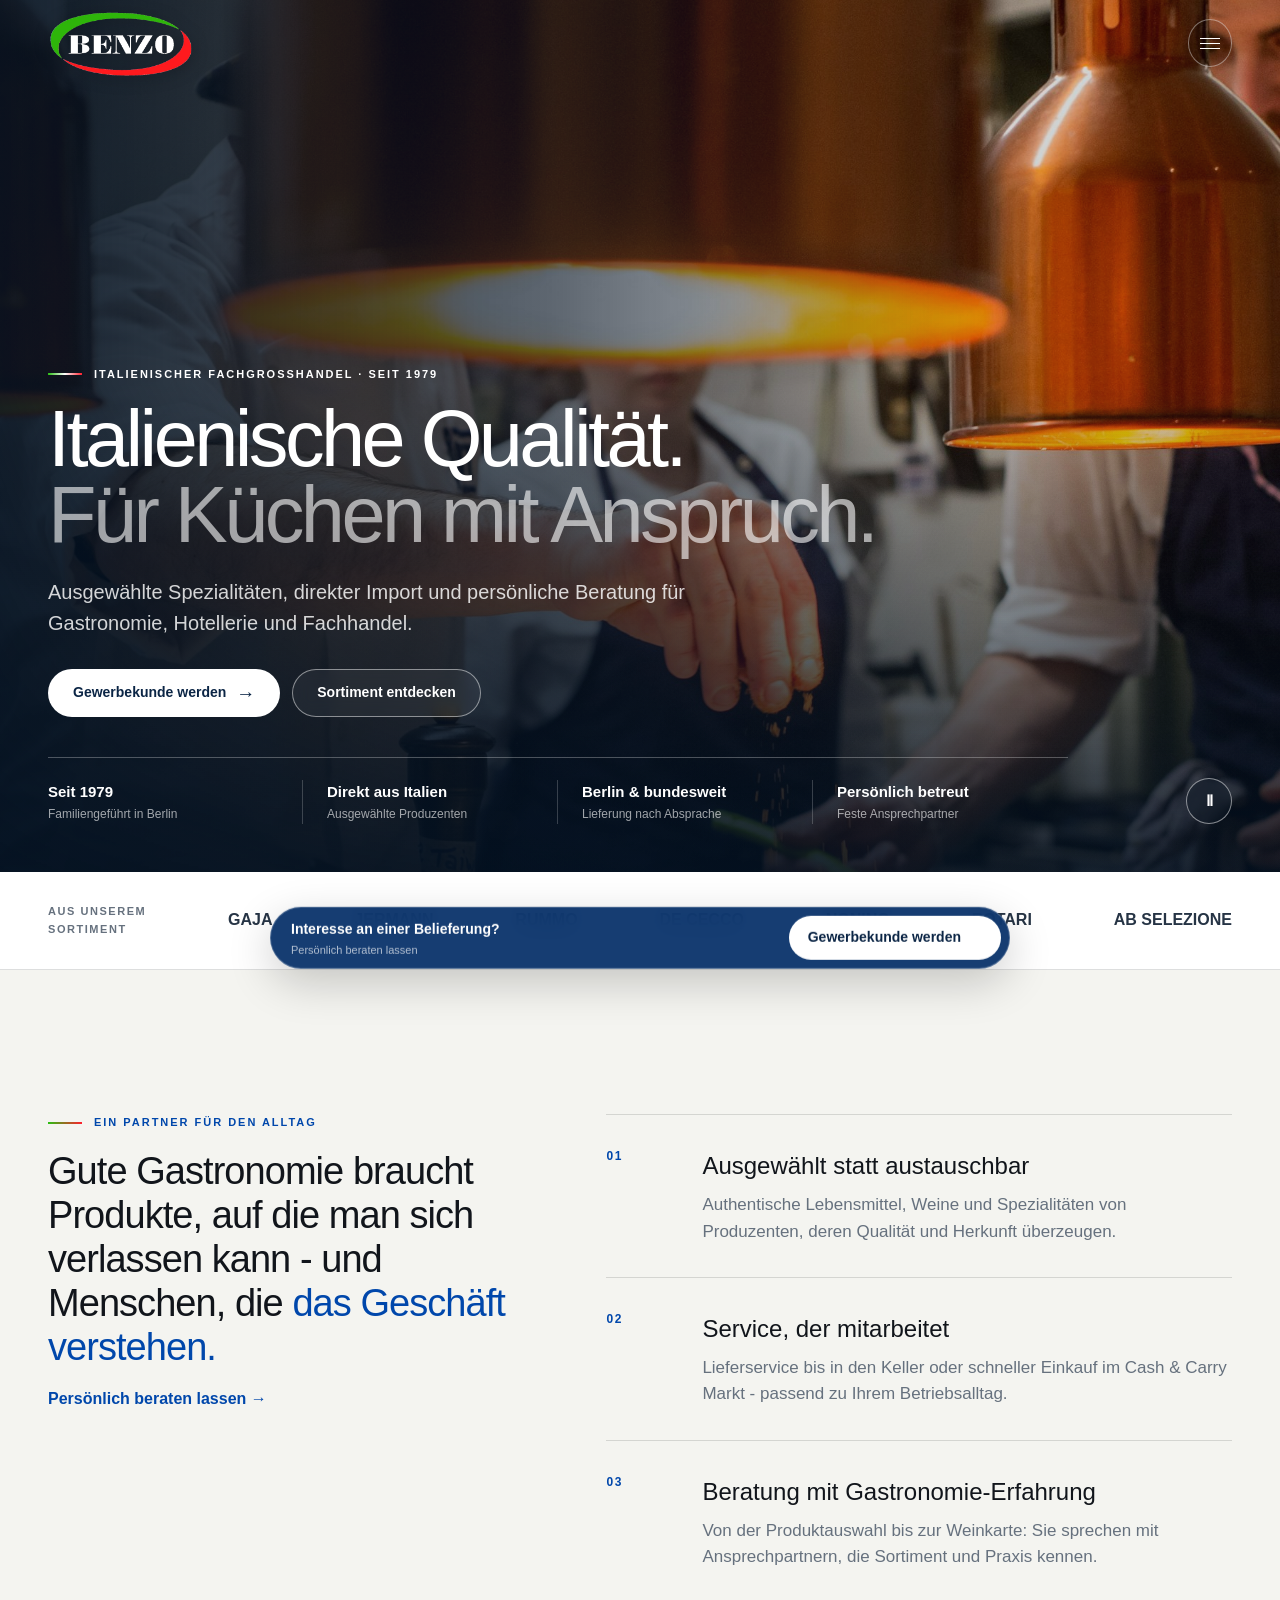
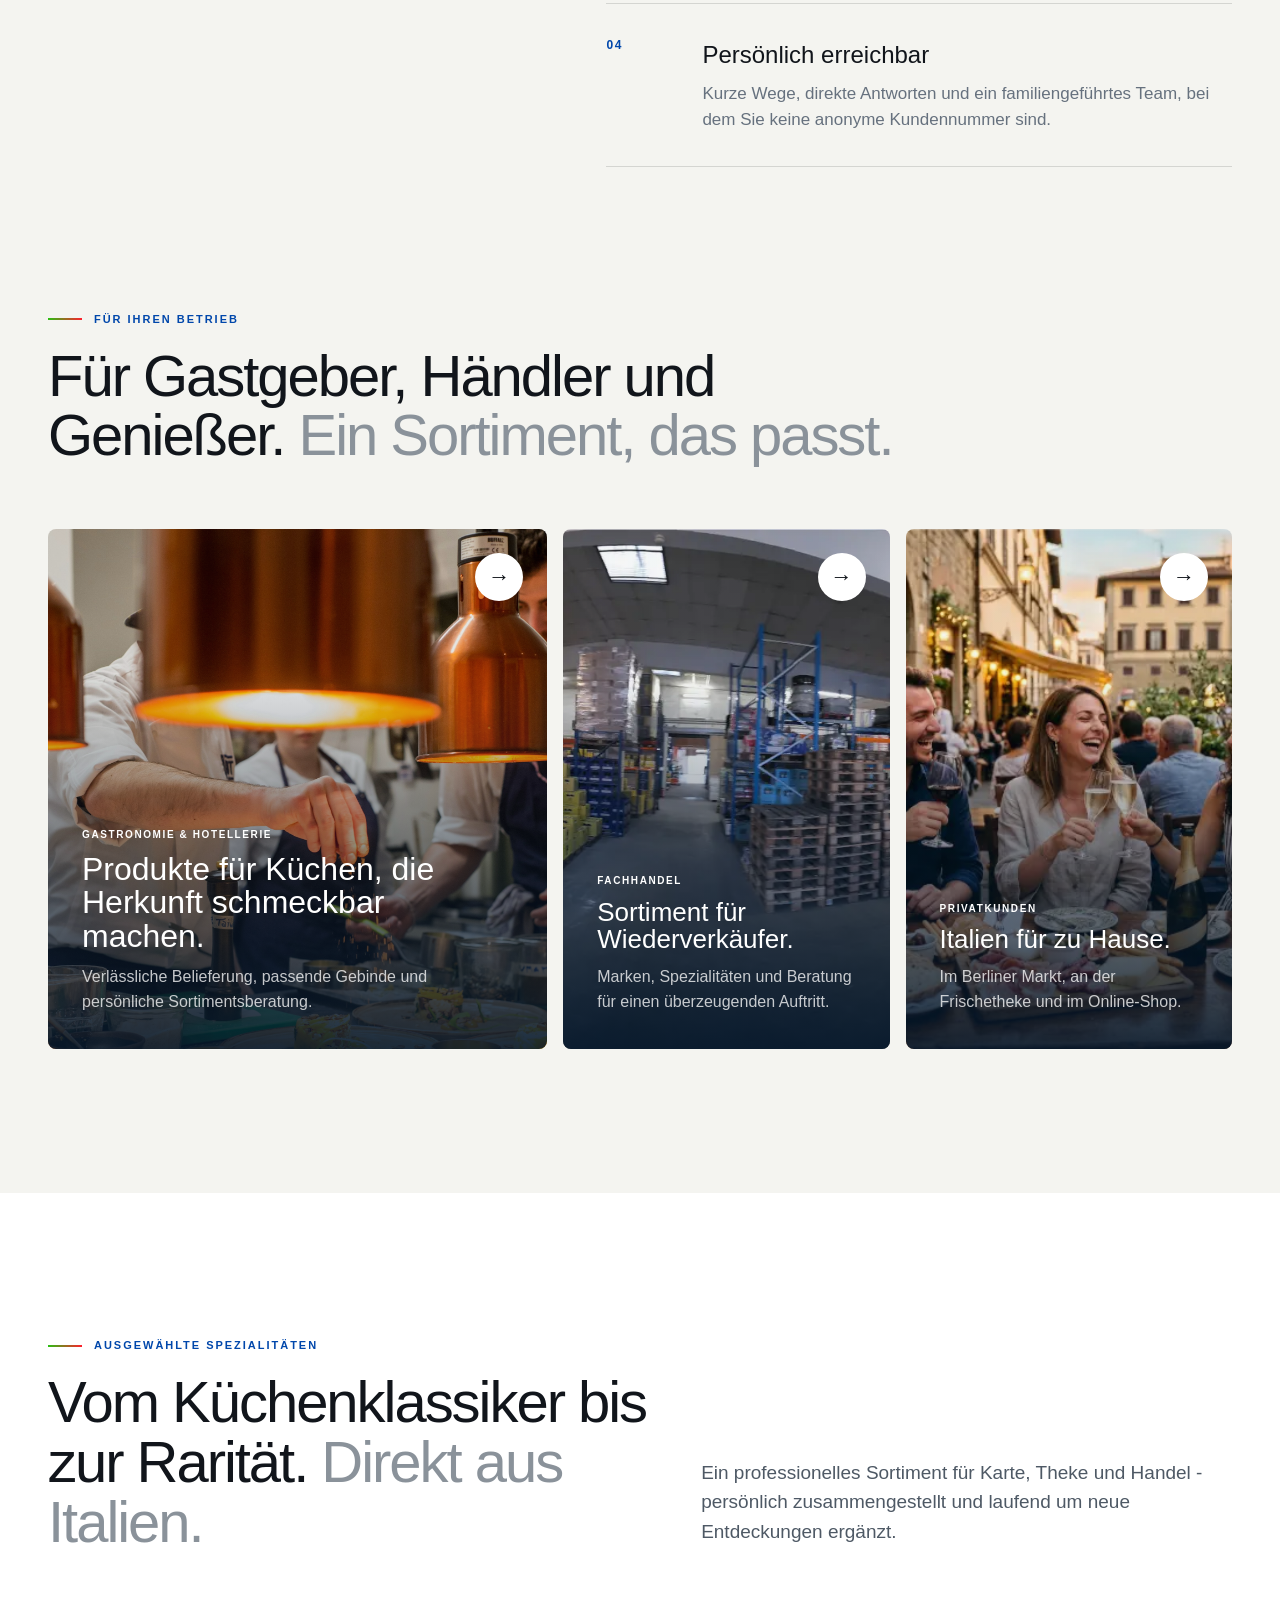
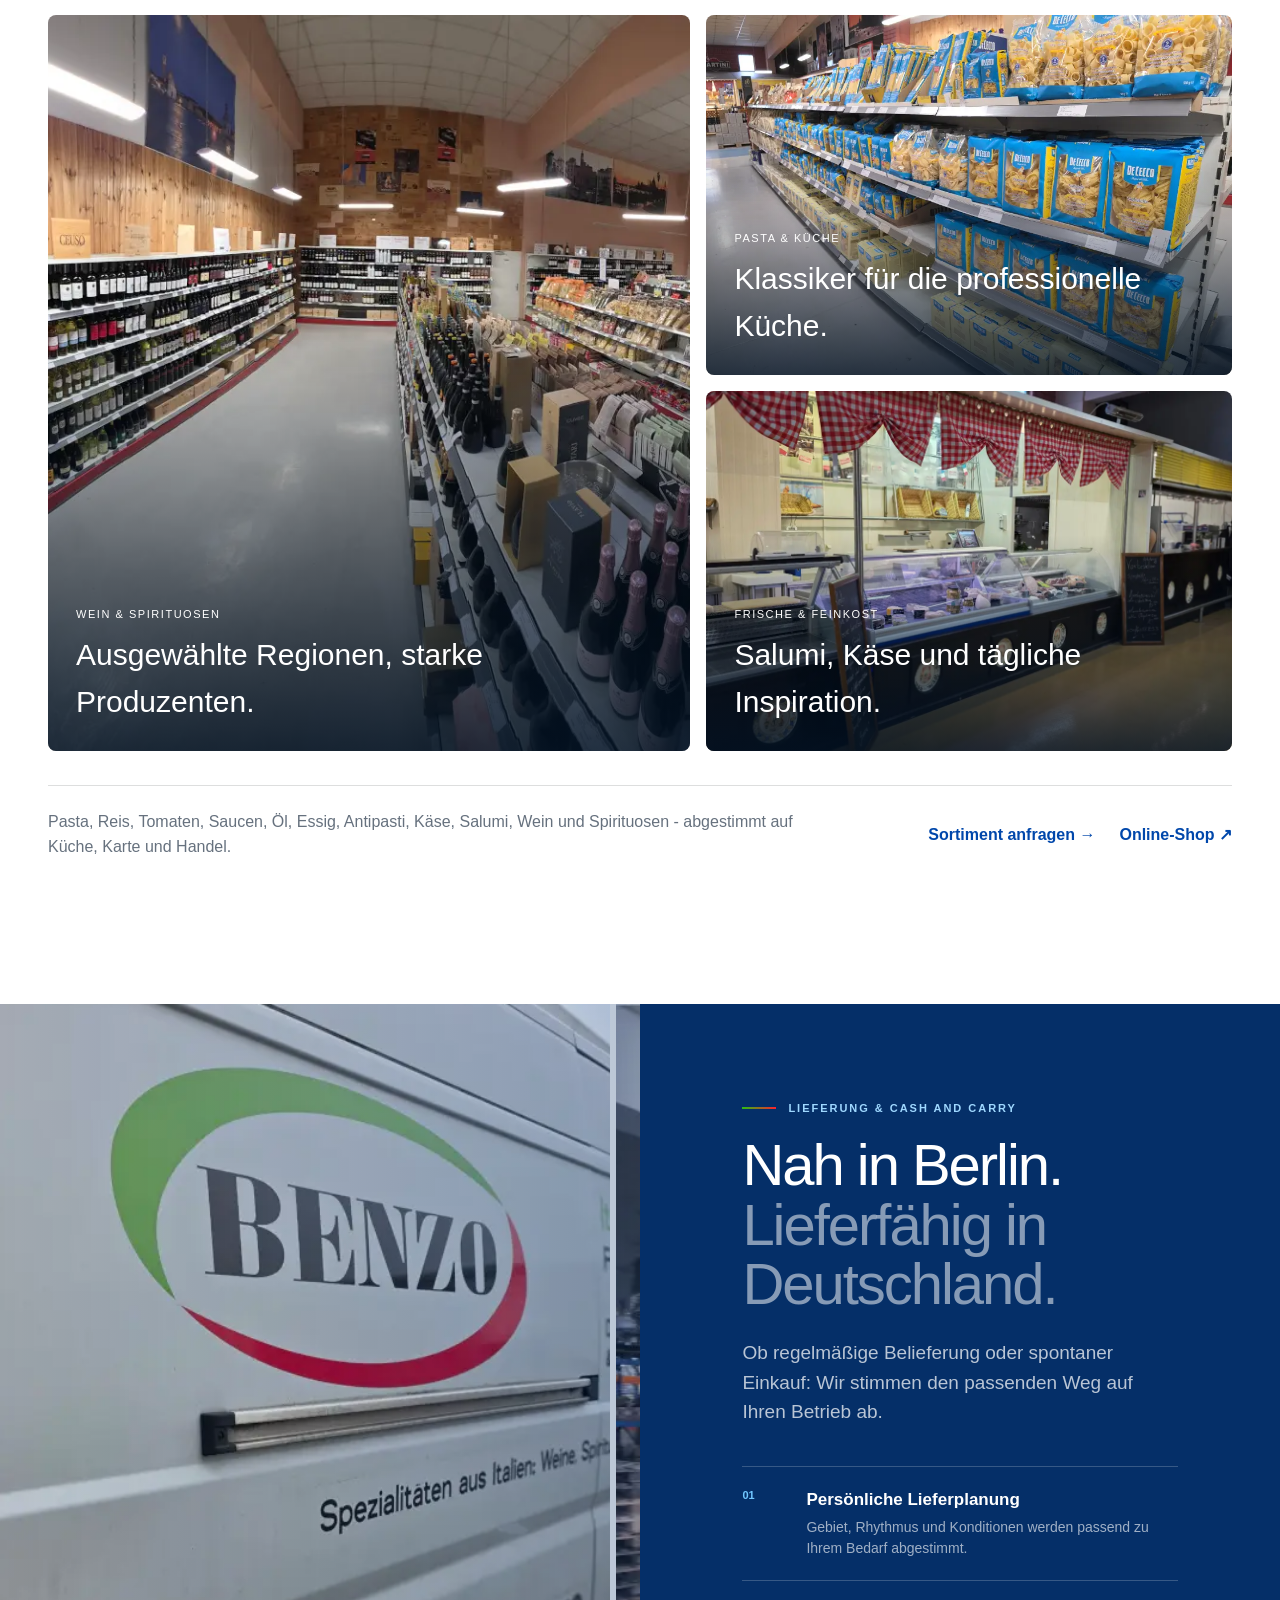
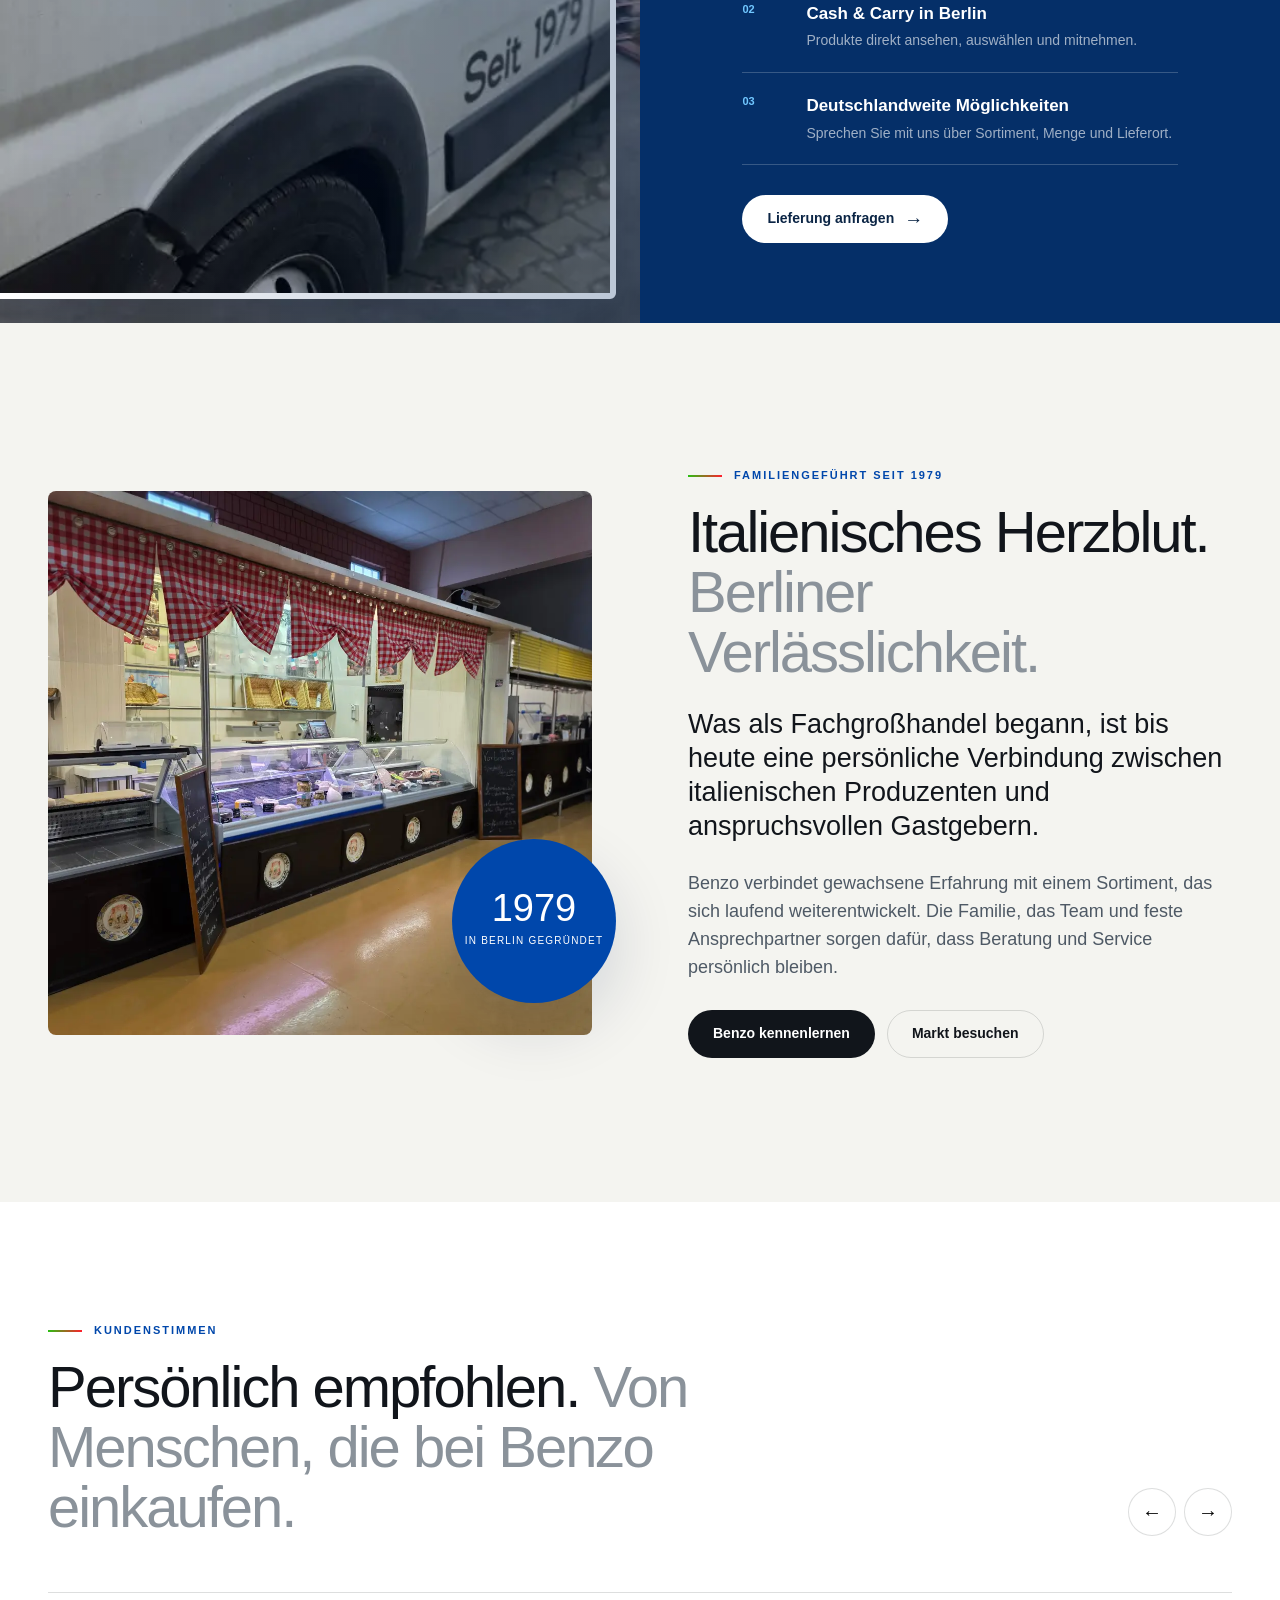
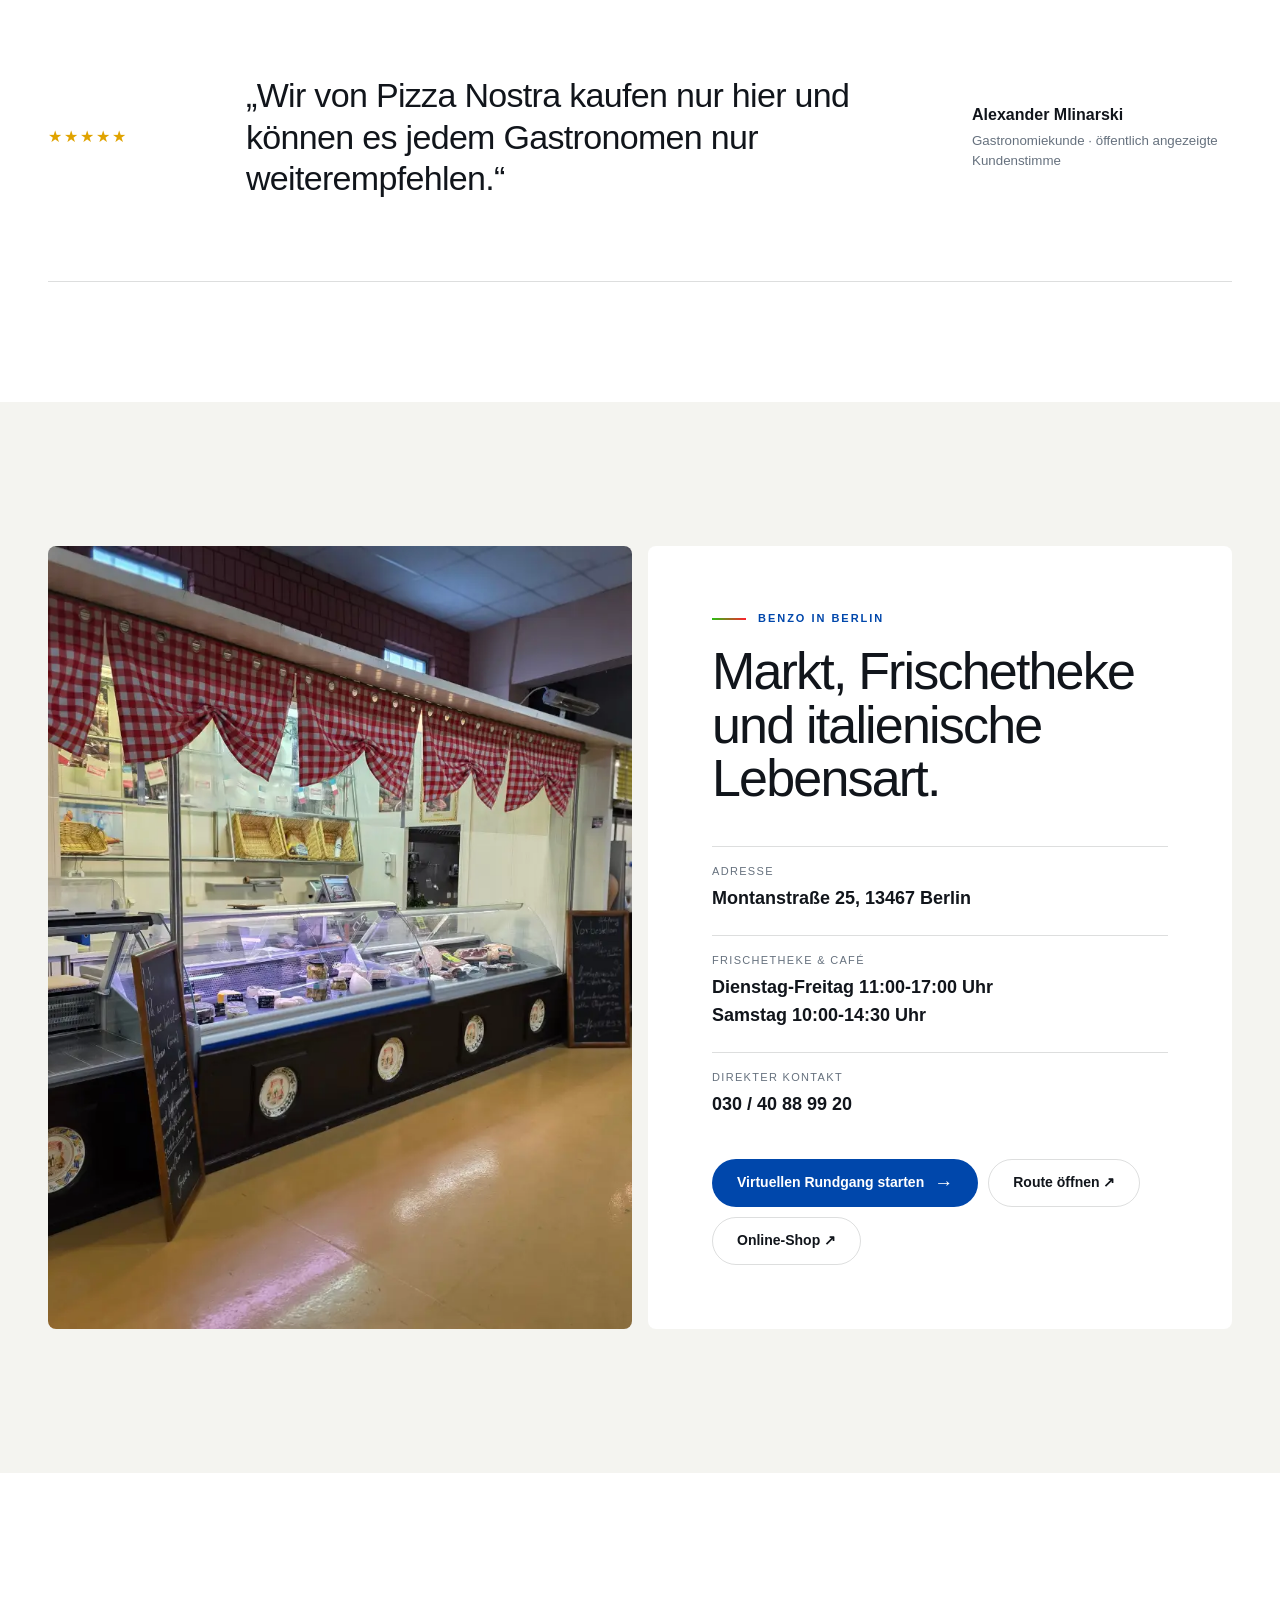
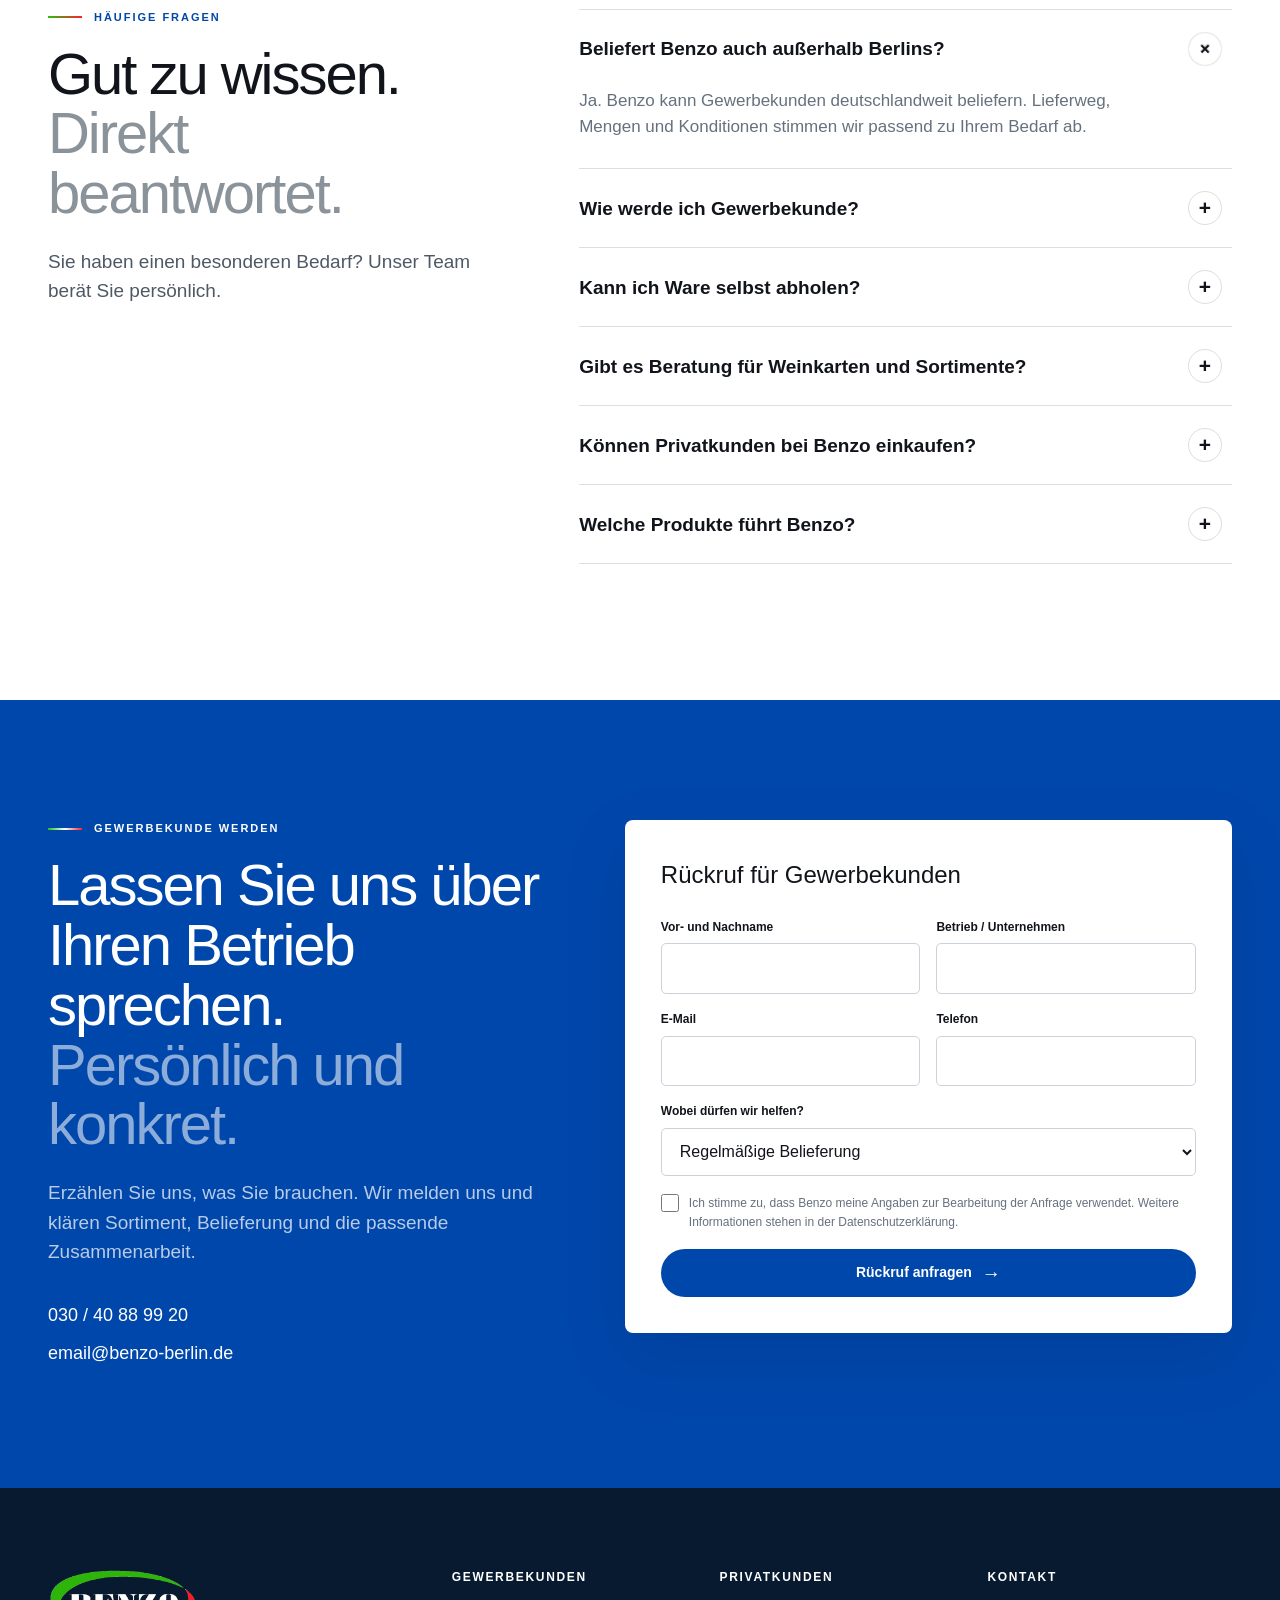
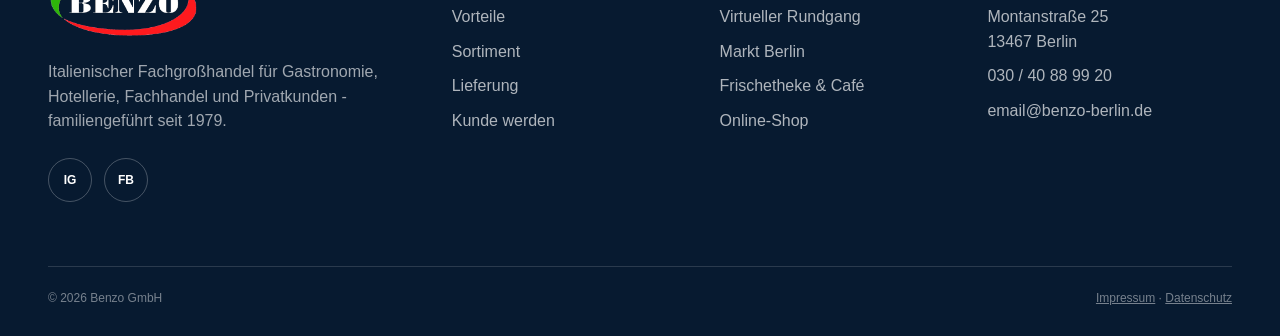
<file: index.html>
<!doctype html>
<html lang="de">
<head>
  <meta charset="utf-8">
  <meta name="viewport" content="width=device-width,initial-scale=1,viewport-fit=cover">
  <title>Benzo Berlin | Italienischer Fachgroßhandel für Gastronomie & Handel</title>
  <meta name="description" content="Italienische Spezialitäten für Gastronomie, Hotellerie und Fachhandel. Direktimport, persönliche Beratung und Lieferung aus Berlin - seit 1979.">
  <link rel="canonical" href="https://www.benzo-berlin.de/">
  <meta property="og:type" content="website">
  <meta property="og:locale" content="de_DE">
  <meta property="og:title" content="Benzo Berlin | Italienischer Fachgroßhandel seit 1979">
  <meta property="og:description" content="Authentische Spezialitäten, persönliche Beratung und zuverlässige Lieferung für Gastronomie, Hotellerie und Fachhandel.">
  <meta property="og:url" content="https://digitalmovementuk.github.io/benzo-digital-growth/">
  <meta property="og:image" content="https://digitalmovementuk.github.io/benzo-digital-growth/assets/benzo-warehouse.webp">
  <meta property="og:image:width" content="1592">
  <meta property="og:image:height" content="652">
  <meta property="og:image:alt" content="Lager und Warenbestand der Benzo GmbH in Berlin">
  <meta name="twitter:card" content="summary_large_image">
  <meta name="twitter:title" content="Benzo Berlin | Italienischer Fachgroßhandel seit 1979">
  <meta name="twitter:description" content="Italienische Spezialitäten für professionelle Küchen und den Fachhandel.">
  <meta name="twitter:image" content="https://digitalmovementuk.github.io/benzo-digital-growth/assets/benzo-warehouse.webp">
  <link rel="icon" type="image/webp" href="assets/benzo-mark.webp">
  <link rel="apple-touch-icon" href="assets/benzo-mark.webp">
  <script type="application/ld+json">
  {
    "@context":"https://schema.org",
    "@type":["Organization","LocalBusiness"],
    "name":"Benzo GmbH",
    "url":"https://www.benzo-berlin.de/",
    "logo":"https://www.benzo-berlin.de/wp-content/uploads/2025/07/Benzo-LogoT.webp",
    "telephone":"+49 30 40889920",
    "email":"email@benzo-berlin.de",
    "foundingDate":"1979",
    "address":{"@type":"PostalAddress","streetAddress":"Montanstraße 25","postalCode":"13467","addressLocality":"Berlin","addressCountry":"DE"},
    "areaServed":"Deutschland",
    "sameAs":["https://www.facebook.com/BenzoGmbH","https://www.instagram.com/benzo.berlin/"]
  }
  </script>
  <style>
    :root{
      --blue:#0047ab;--blue-bright:#096cc2;--blue-dark:#052f68;--green:#2abf13;--red:#ff1f2d;
      --ink:#11151b;--muted:#66717e;--paper:#f4f4f0;--white:#fff;--line:rgba(17,21,27,.14);
      --radius:8px;--pill:999px;--shadow:0 24px 64px rgba(0,30,70,.14);--max:1440px;
      --font:Inter,"Helvetica Neue",Helvetica,Arial,sans-serif;
    }
    *{box-sizing:border-box}html{scroll-behavior:smooth}body{margin:0;overflow-x:hidden;background:var(--paper);color:var(--ink);font-family:var(--font);font-size:16px;line-height:1.55;-webkit-font-smoothing:antialiased}body.menu-open{overflow:hidden}section[id]{scroll-margin-top:74px}a{color:inherit}button,input,select,textarea{font:inherit}img{display:block;max-width:100%}button{cursor:pointer}.skip{position:fixed;top:8px;left:8px;z-index:200;transform:translateY(-140%);padding:10px 14px;background:#fff;color:#000;border-radius:4px}.skip:focus{transform:none}.wrap{width:min(calc(100% - 96px),var(--max));margin-inline:auto}.card{padding:24px}.eyebrow{display:flex;align-items:center;gap:12px;margin:0 0 18px;color:var(--blue);font-size:11px;font-weight:700;letter-spacing:.18em;text-transform:uppercase}.eyebrow:before{content:"";width:34px;height:2px;background:linear-gradient(90deg,var(--green),var(--red))}.section-head{max-width:850px}.section-title{margin:0;font-size:58px;line-height:1.03;font-weight:300;letter-spacing:-.035em}.section-title .soft{color:#8a929a}.section-copy{max-width:690px;margin:24px 0 0;color:#4e5965;font-size:19px}.btn{min-height:48px;display:inline-flex;align-items:center;justify-content:center;gap:10px;padding:0 24px;border:1px solid transparent;border-radius:var(--pill);font-size:14px;font-weight:650;text-decoration:none;transition:transform .25s,background .25s,color .25s,border-color .25s}.btn:hover{transform:translateY(-2px)}.btn:focus-visible,.icon-btn:focus-visible,.video-toggle:focus-visible,.menu-link:focus-visible,.faq-q:focus-visible,input:focus-visible,select:focus-visible,textarea:focus-visible{outline:3px solid rgba(9,108,194,.35);outline-offset:3px}.btn-light{background:#fff;color:#0b2545}.btn-blue{background:var(--blue);color:#fff}.btn-dark{background:var(--ink);color:#fff}.btn-ghost{border-color:rgba(255,255,255,.48);color:#fff;background:rgba(255,255,255,.05);backdrop-filter:blur(8px)}.arrow{font-size:19px;line-height:1}.reveal{opacity:0;transform:translateY(28px);transition:opacity .75s ease,transform .75s ease}.reveal.in{opacity:1;transform:none}

    .nav{position:fixed;inset:0 0 auto;z-index:100;height:86px;color:#fff;transition:background .3s,color .3s,box-shadow .3s}.nav-inner{max-width:none;height:100%;padding:0 48px;display:grid;grid-template-columns:190px 1fr 190px;align-items:center;gap:24px}.logo{width:145px;height:66px;object-fit:contain;filter:drop-shadow(0 2px 8px rgba(0,0,0,.28))}.logo-dark{display:none}.nav-links{display:flex;justify-content:center;gap:5px;opacity:0;transform:translateY(-8px);pointer-events:none;transition:opacity .3s,transform .3s}.nav-links a{padding:9px 13px;border-radius:var(--pill);color:inherit;text-decoration:none;font-size:13px;font-weight:600}.nav-links a:hover{background:rgba(255,255,255,.13)}.nav-actions{display:flex;justify-content:flex-end;align-items:center;gap:10px}.nav-cta{opacity:0;pointer-events:none}.icon-btn{width:48px;height:48px;border:1px solid rgba(255,255,255,.4);border-radius:50%;background:rgba(0,0,0,.12);display:grid;place-items:center;color:currentColor}.burger{width:20px;height:15px;position:relative}.burger span{position:absolute;left:0;width:20px;height:1.5px;background:currentColor;transition:transform .3s,top .3s,opacity .2s}.burger span:first-child{top:2px}.burger span:nth-child(2){top:7px}.burger span:last-child{top:12px}.nav.scrolled{height:74px;background:rgba(244,244,240,.91);color:var(--ink);box-shadow:0 12px 35px rgba(10,25,45,.08);backdrop-filter:blur(16px)}.nav.scrolled .logo-white{display:none}.nav.scrolled .logo-dark{display:block;filter:none}.nav.scrolled .nav-links,.nav.scrolled .nav-cta{opacity:1;transform:none;pointer-events:auto}.nav.scrolled .icon-btn{border-color:var(--line);background:#fff}.nav.menu-active{background:transparent!important;color:#fff!important;box-shadow:none}.nav.menu-active .logo-white{display:block}.nav.menu-active .logo-dark,.nav.menu-active .nav-links,.nav.menu-active .nav-cta{display:none}.nav.menu-active .burger span:first-child{top:7px;transform:rotate(45deg)}.nav.menu-active .burger span:nth-child(2){opacity:0}.nav.menu-active .burger span:last-child{top:7px;transform:rotate(-45deg)}

    .menu{position:fixed;inset:0;z-index:90;display:grid;place-items:center;background:var(--blue-dark);color:#fff;opacity:0;visibility:hidden;transition:opacity .35s,visibility .35s}.menu.open{opacity:1;visibility:visible}.menu:before{content:"";position:absolute;inset:0;background:linear-gradient(130deg,rgba(42,191,19,.14),transparent 36%,rgba(255,31,45,.12));pointer-events:none}.menu-inner{width:min(1100px,calc(100% - 48px));max-height:calc(100dvh - 120px);position:relative;display:grid;grid-template-columns:1fr 320px;gap:80px;align-items:end;overflow-y:auto}.menu-nav{display:grid}.menu-link{padding:10px 0;color:#fff;text-decoration:none;font-size:clamp(32px,4.4vw,64px);font-weight:300;line-height:1.03;letter-spacing:-.035em;border-bottom:1px solid rgba(255,255,255,.12)}.menu-link:hover{color:#9fd8ff}.menu-meta{padding-bottom:6px;color:rgba(255,255,255,.76)}.menu-meta strong{display:block;color:#fff;margin-bottom:12px}.menu-meta a{color:#fff;text-decoration:none}.menu-social{display:flex;gap:12px;margin-top:24px}.social{width:44px;height:44px;border:1px solid rgba(255,255,255,.25);border-radius:50%;display:grid;place-items:center;text-decoration:none;font-size:12px;font-weight:700}

    .hero{height:calc(100vh - 28px);height:calc(100dvh - 28px);height:calc(100svh - 28px);min-height:720px;max-height:980px;position:relative;overflow:hidden;color:#fff;background:#132b43}.hero-media{position:absolute;inset:0;width:100%;height:100%;object-fit:cover;object-position:center 42%;animation:heroZoom 14s ease-out both}@keyframes heroZoom{from{transform:scale(1.035)}to{transform:scale(1)}}.hero:after{content:"";position:absolute;inset:0;background:linear-gradient(90deg,rgba(3,17,33,.91) 0%,rgba(3,17,33,.61) 43%,rgba(3,17,33,.12) 78%),linear-gradient(0deg,rgba(3,17,33,.86),transparent 56%);pointer-events:none}.hero-content{position:relative;z-index:2;height:100%;display:flex;align-items:flex-end;padding-bottom:48px}.hero-main{width:min(calc(100% - 96px),var(--max))}.hero .eyebrow{color:#fff}.hero .eyebrow:before{background:linear-gradient(90deg,var(--green),#fff,var(--red))}.hero h1{max-width:980px;margin:0;font-size:clamp(64px,6.2vw,98px);line-height:.96;font-weight:300;letter-spacing:-.045em}.hero h1 span{display:block;color:rgba(255,255,255,.6)}.hero-lead{max-width:640px;margin:24px 0 0;color:rgba(255,255,255,.82);font-size:20px}.hero-actions{margin-top:30px;display:flex;align-items:center;gap:12px}.hero-proof{margin-top:40px;padding-top:22px;border-top:1px solid rgba(255,255,255,.28);display:grid;grid-template-columns:repeat(4,1fr);max-width:1020px}.hero-proof div{padding-right:24px;border-right:1px solid rgba(255,255,255,.2)}.hero-proof div:not(:first-child){padding-left:24px}.hero-proof div:last-child{border-right:0}.hero-proof strong{display:block;font-size:15px}.hero-proof span{display:block;margin-top:2px;color:rgba(255,255,255,.62);font-size:12px}.video-toggle{position:absolute;z-index:3;right:48px;bottom:48px;width:46px;height:46px;border:1px solid rgba(255,255,255,.5);border-radius:50%;background:rgba(3,17,33,.26);color:#fff;display:grid;place-items:center;backdrop-filter:blur(10px);font-size:15px;font-weight:700}.video-toggle:hover{background:rgba(3,17,33,.55)}

    .brand-rail{height:98px;background:#fff;border-bottom:1px solid var(--line);display:flex;align-items:center;overflow:hidden}.brand-rail .wrap{display:grid;grid-template-columns:180px 1fr;align-items:center}.brand-rail-label{color:var(--muted);font-size:11px;font-weight:700;letter-spacing:.14em;text-transform:uppercase}.brand-list{display:flex;justify-content:space-between;gap:28px;color:#263445;font-size:16px;font-weight:650}.brand-list span{white-space:nowrap}

    .intro{padding:144px 0;background:var(--paper)}.intro-grid{display:grid;grid-template-columns:.85fr 1.15fr;gap:96px;align-items:start}.intro-sticky{position:sticky;top:120px}.intro-quote{margin:0;font-size:38px;line-height:1.16;font-weight:300;letter-spacing:-.025em}.intro-quote em{font-style:normal;color:var(--blue)}.benefits{display:grid;border-top:1px solid var(--line)}.benefit{display:grid;grid-template-columns:72px 1fr;gap:24px;padding:32px 0;border-bottom:1px solid var(--line)}.benefit-num{color:var(--blue);font-size:12px;font-weight:700;letter-spacing:.15em}.benefit h3{margin:0 0 8px;font-size:24px;font-weight:500}.benefit p{margin:0;color:var(--muted);font-size:17px}.inline-link{display:inline-flex;margin-top:18px;color:var(--blue);font-weight:700;text-decoration:none}.inline-link:hover{text-decoration:underline}

    .audiences{padding:0 0 144px;background:var(--paper)}.audience-grid{display:grid;grid-template-columns:1.3fr .85fr .85fr;gap:16px;margin-top:64px}.audience{min-height:520px;position:relative;overflow:hidden;border-radius:var(--radius);color:#fff}.audience img{position:absolute;inset:0;width:100%;height:100%;object-fit:cover;transition:transform .7s}.audience:hover img{transform:scale(1.035)}.audience:after{content:"";position:absolute;inset:0;background:linear-gradient(0deg,rgba(4,23,43,.9),rgba(4,23,43,.04) 72%)}.audience-content{position:absolute;z-index:2;inset:auto 0 0;padding:34px}.audience-tag{font-size:10px;font-weight:700;letter-spacing:.16em;text-transform:uppercase}.audience h3{max-width:420px;margin:10px 0 12px;font-size:32px;line-height:1.05;font-weight:400}.audience p{max-width:430px;margin:0;color:rgba(255,255,255,.76)}.audience a{position:absolute;z-index:3;right:24px;top:24px;width:48px;height:48px;border-radius:50%;display:grid;place-items:center;background:#fff;color:var(--ink);text-decoration:none;font-size:22px}.audience-small h3{font-size:26px}

    .assortment{padding:144px 0;background:#fff}.assort-head{display:flex;justify-content:space-between;gap:48px;align-items:end}.assort-head .section-copy{margin-bottom:5px}.assort-grid{display:grid;grid-template-columns:1.1fr .9fr;grid-template-rows:360px 360px;gap:16px;margin-top:64px}.assort-card{position:relative;overflow:hidden;border-radius:var(--radius);background:#ddd}.assort-card:first-child{grid-row:1/3}.assort-card img{width:100%;height:100%;object-fit:cover;transition:transform .7s}.assort-card:hover img{transform:scale(1.04)}.assort-card:after{content:"";position:absolute;inset:0;background:linear-gradient(0deg,rgba(2,18,36,.82),transparent 60%)}.assort-text{position:absolute;z-index:2;left:28px;right:28px;bottom:26px;color:#fff}.assort-text span{font-size:11px;letter-spacing:.14em;text-transform:uppercase}.assort-text h3{margin:6px 0 0;font-size:30px;font-weight:400}.assort-cta{margin-top:34px;padding-top:24px;border-top:1px solid var(--line);display:flex;align-items:center;justify-content:space-between;gap:28px}.assort-cta p{max-width:760px;margin:0;color:var(--muted)}.assort-links{display:flex;align-items:center;gap:24px;white-space:nowrap}.assort-links .inline-link{margin:0}

    .logistics{padding:0;background:var(--blue-dark);color:#fff}.logistics-grid{display:grid;grid-template-columns:1fr 1fr;min-height:720px}.logistics-media{position:relative;overflow:hidden}.logistics-media img{width:100%;height:100%;object-fit:cover}.logistics-media:after{content:"";position:absolute;inset:0;background:linear-gradient(90deg,transparent,rgba(5,47,104,.28))}.logistics-content{padding:96px 8vw 80px;display:flex;flex-direction:column;justify-content:center}.logistics .eyebrow{color:#9fd8ff}.logistics .section-title .soft{color:rgba(255,255,255,.52)}.logistics .section-copy{color:rgba(255,255,255,.72)}.logistics-list{display:grid;margin-top:40px;border-top:1px solid rgba(255,255,255,.2)}.logistics-item{display:grid;grid-template-columns:48px 1fr;gap:16px;padding:20px 0;border-bottom:1px solid rgba(255,255,255,.2)}.logistics-item strong{font-size:17px}.logistics-item p{margin:3px 0 0;color:rgba(255,255,255,.62);font-size:14px}.logistics-index{color:#71c7ff;font-size:11px;font-weight:700}.logistics-van{position:absolute;width:190px;right:24px;bottom:24px;border:6px solid #fff;border-radius:6px;box-shadow:var(--shadow)}

    .numbers{background:#fff;padding:72px 0;border-bottom:1px solid var(--line)}.number-grid{display:grid;grid-template-columns:repeat(3,1fr)}.number{padding:24px 48px;border-right:1px solid var(--line)}.number:first-child{padding-left:0}.number:last-child{border-right:0}.number strong{display:block;color:var(--blue);font-size:64px;line-height:1;font-weight:300;letter-spacing:-.04em}.number span{display:block;margin-top:9px;color:var(--muted)}

    .story{padding:144px 0;background:var(--paper)}.story-grid{display:grid;grid-template-columns:1fr 1fr;gap:96px;align-items:center}.story-media{position:relative}.story-media img{width:100%;aspect-ratio:1/1;object-fit:cover;border-radius:var(--radius)}.year-badge{position:absolute;right:-24px;bottom:32px;width:164px;height:164px;border-radius:50%;background:var(--blue);color:#fff;display:grid;place-items:center;text-align:center;box-shadow:var(--shadow)}.year-badge strong{display:block;font-size:38px;font-weight:300;line-height:1}.year-badge span{font-size:10px;letter-spacing:.12em;text-transform:uppercase}.story-copy p{color:#4e5965;font-size:18px}.story-copy .signature{font-size:27px;color:var(--ink);font-weight:400;line-height:1.25}.story-actions{display:flex;gap:12px;margin-top:28px}

    .testimonials{padding:120px 0;background:#fff;overflow:hidden}.testimonials>.wrap{overflow:hidden}.reviews-head{display:flex;align-items:end;justify-content:space-between;gap:40px}.reviews-controls{display:flex;gap:8px}.round{width:48px;height:48px;border-radius:50%;border:1px solid var(--line);background:#fff;font-size:20px}.reviews-track{display:flex;gap:16px;margin-top:56px;transition:transform .45s cubic-bezier(.2,.7,.2,1)}.review{flex:0 0 100%;min-height:290px;padding:46px 0;border-top:1px solid var(--line);border-bottom:1px solid var(--line);display:grid;grid-template-columns:150px 1fr 260px;gap:48px;align-items:center}.stars{color:#e0a300;letter-spacing:.12em}.review blockquote{max-width:820px;margin:0;font-size:34px;line-height:1.22;font-weight:300;letter-spacing:-.02em}.review cite{font-style:normal;font-weight:700}.review small{display:block;color:var(--muted);margin-top:3px}

    .visit{padding:144px 0;background:var(--paper)}.visit-grid{display:grid;grid-template-columns:1fr 1fr;gap:16px}.visit-panel{min-height:580px;border-radius:var(--radius);overflow:hidden}.visit-image{position:relative}.visit-image img{width:100%;height:100%;object-fit:cover}.visit-card{padding:64px;background:#fff;display:flex;flex-direction:column;justify-content:space-between}.visit-card h2{margin:0;font-size:52px;line-height:1.03;font-weight:300;letter-spacing:-.035em}.visit-details{display:grid;gap:22px;margin-top:40px}.detail{padding-top:16px;border-top:1px solid var(--line)}.detail span{display:block;color:var(--muted);font-size:11px;letter-spacing:.12em;text-transform:uppercase}.detail strong{display:block;margin-top:5px;font-size:18px}.visit-actions{display:flex;flex-wrap:wrap;gap:10px;margin-top:40px}

    .faq{padding:136px 0;background:#fff}.faq-grid{display:grid;grid-template-columns:.8fr 1.2fr;gap:96px}.faq-list{border-top:1px solid var(--line)}.faq-item{border-bottom:1px solid var(--line)}.faq-q{width:100%;min-height:78px;padding:0;border:0;background:transparent;display:grid;grid-template-columns:1fr 44px;align-items:center;text-align:left;font-size:19px;font-weight:600;color:var(--ink)}.faq-icon{width:34px;height:34px;border:1px solid var(--line);border-radius:50%;display:grid;place-items:center;font-size:21px;transition:transform .25s}.faq-item.open .faq-icon{transform:rotate(45deg)}.faq-a{display:grid;grid-template-rows:0fr;transition:grid-template-rows .35s}.faq-a>div{overflow:hidden}.faq-a p{max-width:650px;margin:0;padding:0 64px 28px 0;color:var(--muted);font-size:17px}.faq-item.open .faq-a{grid-template-rows:1fr}

    .contact-section{padding:120px 0;background:var(--blue);color:#fff}.contact-grid{display:grid;grid-template-columns:.9fr 1.1fr;gap:80px;align-items:start}.contact-section .eyebrow{color:#fff}.contact-section .eyebrow:before{background:linear-gradient(90deg,var(--green),#fff,var(--red))}.contact-section .section-title .soft{color:rgba(255,255,255,.55)}.contact-section .section-copy{color:rgba(255,255,255,.72)}.direct{margin-top:36px;display:grid;gap:10px}.direct a{color:#fff;text-decoration:none;font-size:18px}.form{padding:36px;background:#fff;color:var(--ink);border-radius:var(--radius);box-shadow:var(--shadow)}.form-title{margin:0 0 24px;font-size:24px;font-weight:500}.fields{display:grid;grid-template-columns:1fr 1fr;gap:16px}.field{display:grid;gap:7px}.field.full{grid-column:1/-1}.field label{font-size:12px;font-weight:700}.field input,.field select,.field textarea{width:100%;min-height:48px;padding:12px 14px;border:1px solid #cbd2d9;border-radius:5px;background:#fff;color:var(--ink)}.field textarea{min-height:92px;resize:vertical}.consent{display:flex;gap:10px;align-items:flex-start;margin:18px 0;color:var(--muted);font-size:12px}.consent input{width:18px;height:18px;margin:0;flex:0 0 auto}.form .btn{width:100%}.form-status{display:none;margin-top:14px;padding:12px;background:#e9f7ed;color:#15642d;border-radius:5px;font-weight:650}.form.success .form-status{display:block}

    .floating-cta{position:fixed;z-index:80;left:50%;bottom:18px;transform:translate(-50%,140%);width:min(740px,calc(100% - 32px));padding:8px 8px 8px 20px;border:1px solid rgba(255,255,255,.22);border-radius:var(--pill);background:rgba(5,47,104,.93);color:#fff;box-shadow:0 14px 45px rgba(0,0,0,.2);backdrop-filter:blur(14px);display:flex;align-items:center;justify-content:space-between;gap:18px;transition:transform .35s}.floating-cta.show{transform:translate(-50%,0)}.floating-cta strong{font-size:14px}.floating-cta span{display:block;color:rgba(255,255,255,.68);font-size:11px}.floating-cta .btn{min-height:44px;padding:0 18px}

    .footer{padding:80px 0 28px;background:#071a30;color:#fff}.footer-grid{display:grid;grid-template-columns:1.25fr .75fr .75fr .9fr;gap:64px}.footer-logo{width:150px}.footer-about{max-width:330px;margin:24px 0;color:rgba(255,255,255,.62)}.footer h3{margin:0 0 18px;font-size:12px;letter-spacing:.14em;text-transform:uppercase}.footer-links{display:grid;gap:10px}.footer-links a{color:rgba(255,255,255,.68);text-decoration:none}.footer-links a:hover{color:#fff}.footer-bottom{margin-top:64px;padding-top:22px;border-top:1px solid rgba(255,255,255,.14);display:flex;justify-content:space-between;color:rgba(255,255,255,.45);font-size:12px}

    @media(max-width:1100px){.wrap,.hero-main{width:min(calc(100% - 48px),var(--max))}.nav-inner{grid-template-columns:170px 1fr 160px;padding:0 24px}.nav-links{display:none}.intro-grid,.story-grid{gap:56px}.audience-grid{grid-template-columns:1.15fr .85fr}.audience:last-child{grid-column:1/-1;min-height:390px}.logistics-content{padding:72px 48px}.review{grid-template-columns:120px 1fr 220px;gap:32px}.faq-grid,.contact-grid{gap:56px}.footer-grid{grid-template-columns:1.2fr repeat(3,1fr);gap:32px}}
    @media(max-width:820px){.wrap,.hero-main{width:min(calc(100% - 36px),var(--max))}.nav{height:68px}.nav-inner{grid-template-columns:1fr auto;padding:0 18px}.logo{width:112px;height:54px}.nav-actions{grid-column:2}.nav-cta{display:none!important}.icon-btn{width:44px;height:44px}.menu-inner{grid-template-columns:1fr;text-align:center}.menu-meta{display:none}.menu-link{font-size:42px;padding:12px 0}.hero{min-height:716px;height:calc(100vh - 24px);height:calc(100dvh - 24px);height:calc(100svh - 24px);max-height:none}.hero-media{object-position:55% center}.hero:after{background:linear-gradient(0deg,rgba(3,17,33,.93) 0%,rgba(3,17,33,.55) 68%,rgba(3,17,33,.24))}.hero-content{padding-bottom:30px;text-align:center}.hero .eyebrow{justify-content:center}.hero h1{font-size:48px;line-height:.98;letter-spacing:-.035em}.hero-lead{margin:18px auto 0;font-size:17px}.hero-actions{justify-content:center;margin-top:22px}.hero-proof{grid-template-columns:repeat(2,1fr);margin-top:26px;padding-top:14px}.hero-proof div{padding:9px;border-right:0}.hero-proof div:nth-child(odd){border-right:1px solid rgba(255,255,255,.2)}.video-toggle{top:82px;right:18px;bottom:auto}.brand-rail{height:84px}.brand-rail .wrap{grid-template-columns:1fr}.brand-rail-label{display:none}.brand-list{overflow:hidden;justify-content:flex-start;gap:28px;font-size:14px}.section-title{font-size:40px}.section-copy{font-size:17px}.eyebrow{justify-content:center}.section-head{text-align:center;margin-inline:auto}.intro,.assortment,.story,.visit{padding:96px 0}.intro-grid,.story-grid,.faq-grid,.contact-grid{grid-template-columns:1fr}.intro-grid{gap:52px}.intro-sticky{position:static;text-align:center}.intro-quote{font-size:30px}.benefit{text-align:left}.audiences{padding-bottom:96px}.audience-grid{grid-template-columns:1fr;margin-top:42px}.audience,.audience:last-child{min-height:480px;grid-column:auto}.audience-content{text-align:left}.assort-head{display:block}.assort-grid{grid-template-columns:1fr;grid-template-rows:480px 330px 330px}.assort-card:first-child{grid-row:auto}.assort-cta{display:block;text-align:center}.assort-links{justify-content:center;flex-wrap:wrap;margin-top:18px;white-space:normal}.logistics-grid{grid-template-columns:1fr}.logistics-media{min-height:440px}.logistics-content{text-align:center;padding:80px 24px}.logistics-list{text-align:left}.story-grid{gap:40px}.story-copy{text-align:center}.story-actions{justify-content:center}.year-badge{right:16px}.reviews-head{display:block;text-align:center}.reviews-controls{justify-content:center;margin-top:24px}.review{grid-template-columns:1fr;gap:22px;text-align:center;padding:40px 0}.review blockquote{font-size:27px}.visit-grid{grid-template-columns:1fr}.visit-panel{min-height:480px}.visit-card{padding:44px 28px;text-align:center}.visit-card h2{font-size:40px}.visit-actions{justify-content:center}.faq{padding:96px 0}.faq-grid{gap:42px}.contact-section{padding:90px 0;text-align:center}.direct{justify-items:center}.form{text-align:left}.footer-grid{grid-template-columns:1fr 1fr}.footer-brand{grid-column:1/-1;text-align:center}.footer-logo{margin:auto}.footer-about{margin-inline:auto}.footer-bottom{display:block;text-align:center}.footer-bottom span{display:block;margin:5px}.floating-cta{padding-left:14px}}
    @media(max-width:520px){.wrap,.hero-main{width:min(calc(100% - 28px),var(--max))}.hero{min-height:712px}.hero h1{font-size:42px}.hero-lead{font-size:16px}.hero-actions{flex-direction:column}.hero-actions .btn{width:min(280px,100%)}.hero-proof strong{font-size:13px}.hero-proof span{font-size:10px}.section-title{font-size:35px}.benefit{grid-template-columns:48px 1fr;gap:12px}.audience,.audience:last-child{min-height:430px}.audience-content{padding:26px}.audience h3,.audience-small h3{font-size:28px}.assort-grid{grid-template-rows:420px 290px 290px}.logistics-media{min-height:380px}.logistics-van{width:130px}.year-badge{width:128px;height:128px}.year-badge strong{font-size:30px}.review{padding:32px 0}.review blockquote{font-size:22px}.visit-panel{min-height:420px}.visit-card{padding:38px 22px}.faq-q{font-size:17px}.fields{grid-template-columns:1fr}.field.full{grid-column:auto}.form{padding:26px 20px}.floating-cta>div{display:none}.floating-cta{width:auto;left:16px;right:16px;transform:translateY(140%);padding:7px}.floating-cta.show{transform:none}.floating-cta .btn{width:100%}.footer-grid{grid-template-columns:1fr;text-align:center}.footer-brand{grid-column:auto}.footer-links{justify-items:center}}
    @media(prefers-reduced-motion:reduce){html{scroll-behavior:auto}.hero-media{animation:none}.reveal{opacity:1;transform:none;transition:none}.reviews-track,.floating-cta,.audience img,.assort-card img{transition:none}}
  </style>
</head>
<body>
  <a class="skip" href="#main">Zum Inhalt springen</a>
  <header class="nav" id="nav">
    <div class="nav-inner">
      <a href="#top" aria-label="Benzo Startseite">
        <img class="logo logo-white" src="assets/benzo-logo-white.webp" alt="Benzo">
        <img class="logo logo-dark" src="assets/benzo-mark.webp" alt="Benzo">
      </a>
      <nav class="nav-links" aria-label="Hauptnavigation">
        <a href="#gewerbe">Für Gewerbekunden</a><a href="#sortiment">Sortiment</a><a href="#logistik">Lieferung</a><a href="tour/">Rundgang</a><a href="#ueber-uns">Über Benzo</a><a href="#besuch">Privatkunden</a>
      </nav>
      <div class="nav-actions"><a class="btn btn-blue nav-cta" href="#kontakt">Kunde werden</a><button class="icon-btn" id="menuBtn" type="button" aria-label="Navigationsmenü öffnen" aria-expanded="false" aria-controls="menu"><span class="burger" aria-hidden="true"><span></span><span></span><span></span></span></button></div>
    </div>
  </header>

  <div class="menu" id="menu" aria-hidden="true">
    <div class="menu-inner">
      <nav class="menu-nav" aria-label="Vollständige Navigation"><a class="menu-link" href="#gewerbe">Für Gewerbekunden</a><a class="menu-link" href="#sortiment">Sortiment</a><a class="menu-link" href="tour/">Virtueller Rundgang</a><a class="menu-link" href="#logistik">Lieferung & Abholung</a><a class="menu-link" href="#ueber-uns">Über Benzo</a><a class="menu-link" href="#besuch">Markt & Privatkunden</a><a class="menu-link" href="#kontakt">Kontakt</a></nav>
      <div class="menu-meta"><strong>Benzo GmbH</strong><p>Montanstraße 25<br>13467 Berlin</p><p><a href="tel:+493040889920">030 / 40 88 99 20</a><br><a href="mailto:email@benzo-berlin.de">email@benzo-berlin.de</a></p><div class="menu-social"><a class="social" href="https://www.instagram.com/benzo.berlin/" target="_blank" rel="noreferrer" aria-label="Benzo auf Instagram">IG</a><a class="social" href="https://www.facebook.com/BenzoGmbH" target="_blank" rel="noreferrer" aria-label="Benzo auf Facebook">FB</a></div></div>
    </div>
  </div>

  <main id="main">
    <section class="hero" id="top">
      <video class="hero-media" id="heroVideo" autoplay muted loop playsinline preload="metadata" poster="assets/chef-plating-louis-hansel.jpg" aria-hidden="true" tabindex="-1"><source src="assets/benzo-hero-kitchen-web.mp4" type="video/mp4"></video>
      <button class="video-toggle" id="videoToggle" type="button" aria-label="Hintergrundvideo pausieren" title="Video pausieren"><span aria-hidden="true">Ⅱ</span></button>
      <div class="hero-content"><div class="wrap hero-main">
        <div class="eyebrow">Italienischer Fachgroßhandel · seit 1979</div>
        <h1>Italienische Qualität.<span>Für Küchen mit Anspruch.</span></h1>
        <p class="hero-lead">Ausgewählte Spezialitäten, direkter Import und persönliche Beratung für Gastronomie, Hotellerie und Fachhandel.</p>
        <div class="hero-actions"><a class="btn btn-light" href="#kontakt">Gewerbekunde werden <span class="arrow">→</span></a><a class="btn btn-ghost" href="#sortiment">Sortiment entdecken</a></div>
        <div class="hero-proof"><div><strong>Seit 1979</strong><span>Familiengeführt in Berlin</span></div><div><strong>Direkt aus Italien</strong><span>Ausgewählte Produzenten</span></div><div><strong>Berlin & bundesweit</strong><span>Lieferung nach Absprache</span></div><div><strong>Persönlich betreut</strong><span>Feste Ansprechpartner</span></div></div>
      </div></div>
    </section>

    <div class="brand-rail" aria-label="Auswahl geführter Marken"><div class="wrap"><div class="brand-rail-label">Aus unserem Sortiment</div><div class="brand-list"><span>GAJA</span><span>JERMANN</span><span>RUMMO</span><span>DE CECCO</span><span>NONINO</span><span>ROTARI</span><span>AB SELEZIONE</span></div></div></div>

    <section class="intro" id="gewerbe"><div class="wrap intro-grid">
      <div class="intro-sticky reveal"><div class="eyebrow">Ein Partner für den Alltag</div><p class="intro-quote">Gute Gastronomie braucht Produkte, auf die man sich verlassen kann - und Menschen, die <em>das Geschäft verstehen.</em></p><a class="inline-link" href="#kontakt">Persönlich beraten lassen →</a></div>
      <div class="benefits reveal">
        <article class="benefit"><div class="benefit-num">01</div><div><h3>Ausgewählt statt austauschbar</h3><p>Authentische Lebensmittel, Weine und Spezialitäten von Produzenten, deren Qualität und Herkunft überzeugen.</p></div></article>
        <article class="benefit"><div class="benefit-num">02</div><div><h3>Service, der mitarbeitet</h3><p>Lieferservice bis in den Keller oder schneller Einkauf im Cash & Carry Markt - passend zu Ihrem Betriebsalltag.</p></div></article>
        <article class="benefit"><div class="benefit-num">03</div><div><h3>Beratung mit Gastronomie-Erfahrung</h3><p>Von der Produktauswahl bis zur Weinkarte: Sie sprechen mit Ansprechpartnern, die Sortiment und Praxis kennen.</p></div></article>
        <article class="benefit"><div class="benefit-num">04</div><div><h3>Persönlich erreichbar</h3><p>Kurze Wege, direkte Antworten und ein familiengeführtes Team, bei dem Sie keine anonyme Kundennummer sind.</p></div></article>
      </div>
    </div></section>

    <section class="audiences"><div class="wrap"><div class="section-head reveal"><div class="eyebrow">Für Ihren Betrieb</div><h2 class="section-title">Für Gastgeber, Händler und Genießer.<span class="soft"> Ein Sortiment, das passt.</span></h2></div>
      <div class="audience-grid reveal">
        <article class="audience"><img src="assets/chef-plating-louis-hansel.jpg" alt="Professionelle Köche bereiten Teller für den Service vor"><a href="#kontakt" aria-label="Mehr über die Belieferung von Gastronomie und Hotels">→</a><div class="audience-content"><div class="audience-tag">Gastronomie & Hotellerie</div><h3>Produkte für Küchen, die Herkunft schmeckbar machen.</h3><p>Verlässliche Belieferung, passende Gebinde und persönliche Sortimentsberatung.</p></div></article>
        <article class="audience audience-small"><img src="assets/benzo-warehouse.webp" alt="Warenbestand im Lager der Benzo GmbH"><a href="#kontakt" aria-label="Mehr über die Belieferung des Fachhandels">→</a><div class="audience-content"><div class="audience-tag">Fachhandel</div><h3>Sortiment für Wiederverkäufer.</h3><p>Marken, Spezialitäten und Beratung für einen überzeugenden Auftritt.</p></div></article>
        <article class="audience audience-small"><img src="assets/benzo-lifestyle.webp" alt="Freunde genießen Wein und italienische Spezialitäten"><a href="#besuch" aria-label="Mehr für Privatkunden">→</a><div class="audience-content"><div class="audience-tag">Privatkunden</div><h3>Italien für zu Hause.</h3><p>Im Berliner Markt, an der Frischetheke und im Online-Shop.</p></div></article>
      </div>
    </div></section>

    <section class="assortment" id="sortiment"><div class="wrap">
      <div class="assort-head reveal"><div class="section-head"><div class="eyebrow">Ausgewählte Spezialitäten</div><h2 class="section-title">Vom Küchenklassiker bis zur Rarität.<span class="soft"> Direkt aus Italien.</span></h2></div><p class="section-copy">Ein professionelles Sortiment für Karte, Theke und Handel - persönlich zusammengestellt und laufend um neue Entdeckungen ergänzt.</p></div>
      <div class="assort-grid reveal"><article class="assort-card"><img src="assets/benzo-wine.webp" alt="Wein- und Feinkostsortiment im Benzo Markt"><div class="assort-text"><span>Wein & Spirituosen</span><h3>Ausgewählte Regionen, starke Produzenten.</h3></div></article><article class="assort-card"><img src="assets/benzo-pasta.webp" alt="Große Auswahl italienischer Pasta im Benzo Sortiment"><div class="assort-text"><span>Pasta & Küche</span><h3>Klassiker für die professionelle Küche.</h3></div></article><article class="assort-card"><img src="assets/benzo-salumeria.webp" alt="Frischetheke mit italienischen Spezialitäten"><div class="assort-text"><span>Frische & Feinkost</span><h3>Salumi, Käse und tägliche Inspiration.</h3></div></article></div>
      <div class="assort-cta reveal"><p>Pasta, Reis, Tomaten, Saucen, Öl, Essig, Antipasti, Käse, Salumi, Wein und Spirituosen - abgestimmt auf Küche, Karte und Handel.</p><div class="assort-links"><a class="inline-link" href="#kontakt">Sortiment anfragen →</a><a class="inline-link" href="https://www.benzo-shop.de/" target="_blank" rel="noreferrer">Online-Shop ↗</a></div></div>
    </div></section>

    <section class="logistics" id="logistik"><div class="logistics-grid">
      <div class="logistics-media"><img src="assets/benzo-warehouse.webp" alt="Benzo Lager in Berlin mit Paletten und Warenbestand"><img class="logistics-van" src="assets/benzo-van.webp" alt="Benzo Lieferfahrzeug"></div>
      <div class="logistics-content reveal"><div class="eyebrow">Lieferung & Cash and Carry</div><h2 class="section-title">Nah in Berlin.<span class="soft"> Lieferfähig in Deutschland.</span></h2><p class="section-copy">Ob regelmäßige Belieferung oder spontaner Einkauf: Wir stimmen den passenden Weg auf Ihren Betrieb ab.</p><div class="logistics-list"><div class="logistics-item"><div class="logistics-index">01</div><div><strong>Persönliche Lieferplanung</strong><p>Gebiet, Rhythmus und Konditionen werden passend zu Ihrem Bedarf abgestimmt.</p></div></div><div class="logistics-item"><div class="logistics-index">02</div><div><strong>Cash & Carry in Berlin</strong><p>Produkte direkt ansehen, auswählen und mitnehmen.</p></div></div><div class="logistics-item"><div class="logistics-index">03</div><div><strong>Deutschlandweite Möglichkeiten</strong><p>Sprechen Sie mit uns über Sortiment, Menge und Lieferort.</p></div></div></div><a class="btn btn-light" href="#kontakt" style="align-self:flex-start;margin-top:30px">Lieferung anfragen <span class="arrow">→</span></a></div>
    </div></section>

    <section class="story" id="ueber-uns"><div class="wrap story-grid"><div class="story-media reveal"><img src="assets/benzo-salumeria.webp" alt="Frischetheke im Benzo Markt in Berlin"><div class="year-badge"><div><strong>1979</strong><span>in Berlin gegründet</span></div></div></div><div class="story-copy reveal"><div class="eyebrow">Familiengeführt seit 1979</div><h2 class="section-title">Italienisches Herzblut.<span class="soft"> Berliner Verlässlichkeit.</span></h2><p class="signature">Was als Fachgroßhandel begann, ist bis heute eine persönliche Verbindung zwischen italienischen Produzenten und anspruchsvollen Gastgebern.</p><p>Benzo verbindet gewachsene Erfahrung mit einem Sortiment, das sich laufend weiterentwickelt. Die Familie, das Team und feste Ansprechpartner sorgen dafür, dass Beratung und Service persönlich bleiben.</p><div class="story-actions"><a class="btn btn-dark" href="#kontakt">Benzo kennenlernen</a><a class="btn" style="border-color:var(--line)" href="#besuch">Markt besuchen</a></div></div></div></section>

    <section class="testimonials"><div class="wrap"><div class="reviews-head reveal"><div class="section-head"><div class="eyebrow">Kundenstimmen</div><h2 class="section-title">Persönlich empfohlen.<span class="soft"> Von Menschen, die bei Benzo einkaufen.</span></h2></div><div class="reviews-controls"><button class="round" id="reviewPrev" type="button" aria-label="Vorherige Kundenstimme">←</button><button class="round" id="reviewNext" type="button" aria-label="Nächste Kundenstimme">→</button></div></div>
      <div class="reviews-track reveal" id="reviewsTrack"><article class="review"><div class="stars" aria-label="5 von 5 Sternen">★★★★★</div><blockquote>„Wir von Pizza Nostra kaufen nur hier und können es jedem Gastronomen nur weiterempfehlen.“</blockquote><div><cite>Alexander Mlinarski</cite><small>Gastronomiekunde · öffentlich angezeigte Kundenstimme</small></div></article><article class="review"><div class="stars" aria-label="5 von 5 Sternen">★★★★★</div><blockquote>„Sehr zu empfehlen, nette Beratung. Wir kommen wieder.“</blockquote><div><cite>Barbara Nast</cite><small>Öffentlich angezeigte Kundenstimme</small></div></article><article class="review"><div class="stars" aria-label="5 von 5 Sternen">★★★★★</div><blockquote>„Immer freundlich, super Tipps für italienische Gerichte mit absolut tollen Produkten.“</blockquote><div><cite>Bonnie</cite><small>Öffentlich angezeigte Kundenstimme</small></div></article><article class="review"><div class="stars" aria-label="5 von 5 Sternen">★★★★★</div><blockquote>„Hier wurde ich äußerst freundlich behandelt und sehr gut beraten. In Zukunft werde ich wohl öfter kommen.“</blockquote><div><cite>Jochen Gröpler</cite><small>Öffentlich angezeigte Kundenstimme</small></div></article></div>
    </div></section>

    <section class="visit" id="besuch"><div class="wrap visit-grid"><div class="visit-panel visit-image reveal"><img src="assets/benzo-salumeria.webp" alt="Frischetheke im Benzo Markt in Berlin"></div><div class="visit-panel visit-card reveal"><div><div class="eyebrow">Benzo in Berlin</div><h2>Markt, Frischetheke und italienische Lebensart.</h2><div class="visit-details"><div class="detail"><span>Adresse</span><strong>Montanstraße 25, 13467 Berlin</strong></div><div class="detail"><span>Frischetheke & Café</span><strong>Dienstag-Freitag 11:00-17:00 Uhr<br>Samstag 10:00-14:30 Uhr</strong></div><div class="detail"><span>Direkter Kontakt</span><strong>030 / 40 88 99 20</strong></div></div></div><div class="visit-actions"><a class="btn btn-blue" href="tour/">Virtuellen Rundgang starten <span class="arrow">→</span></a><a class="btn" style="border-color:var(--line)" href="https://maps.google.com/?q=Montanstra%C3%9Fe+25+13467+Berlin" target="_blank" rel="noreferrer">Route öffnen ↗</a><a class="btn" style="border-color:var(--line)" href="https://www.benzo-shop.de/" target="_blank" rel="noreferrer">Online-Shop ↗</a></div></div></div></section>

    <section class="faq"><div class="wrap faq-grid"><div class="section-head reveal"><div class="eyebrow">Häufige Fragen</div><h2 class="section-title">Gut zu wissen.<span class="soft"> Direkt beantwortet.</span></h2><p class="section-copy">Sie haben einen besonderen Bedarf? Unser Team berät Sie persönlich.</p></div><div class="faq-list reveal">
      <div class="faq-item open"><button class="faq-q" type="button" aria-expanded="true"><span>Beliefert Benzo auch außerhalb Berlins?</span><span class="faq-icon" aria-hidden="true">+</span></button><div class="faq-a"><div><p>Ja. Benzo kann Gewerbekunden deutschlandweit beliefern. Lieferweg, Mengen und Konditionen stimmen wir passend zu Ihrem Bedarf ab.</p></div></div></div>
      <div class="faq-item"><button class="faq-q" type="button" aria-expanded="false"><span>Wie werde ich Gewerbekunde?</span><span class="faq-icon" aria-hidden="true">+</span></button><div class="faq-a"><div><p>Senden Sie uns Ihre Kontaktdaten und Informationen zu Ihrem Betrieb. Ein Ansprechpartner meldet sich, klärt Ihren Bedarf und bespricht die nächsten Schritte.</p></div></div></div>
      <div class="faq-item"><button class="faq-q" type="button" aria-expanded="false"><span>Kann ich Ware selbst abholen?</span><span class="faq-icon" aria-hidden="true">+</span></button><div class="faq-a"><div><p>Ja. Im Cash & Carry Markt in Berlin können Sie das Sortiment ansehen, auswählen und direkt mitnehmen.</p></div></div></div>
      <div class="faq-item"><button class="faq-q" type="button" aria-expanded="false"><span>Gibt es Beratung für Weinkarten und Sortimente?</span><span class="faq-icon" aria-hidden="true">+</span></button><div class="faq-a"><div><p>Ja. Benzo unterstützt Gewerbekunden bei der Auswahl passender Weine und Produkte für ihr Konzept.</p></div></div></div>
      <div class="faq-item"><button class="faq-q" type="button" aria-expanded="false"><span>Können Privatkunden bei Benzo einkaufen?</span><span class="faq-icon" aria-hidden="true">+</span></button><div class="faq-a"><div><p>Ja. Privatkunden sind im Berliner Markt, an der Frischetheke und im Online-Shop willkommen.</p></div></div></div>
      <div class="faq-item"><button class="faq-q" type="button" aria-expanded="false"><span>Welche Produkte führt Benzo?</span><span class="faq-icon" aria-hidden="true">+</span></button><div class="faq-a"><div><p>Das Sortiment reicht von Pasta, Reis, Saucen, Ölen und Antipasti bis zu Käse, Salumi, Wein, Prosecco, Spirituosen, Kaffee und ausgewählten Spezialitäten.</p></div></div></div>
    </div></div></section>

    <section class="contact-section" id="kontakt"><div class="wrap contact-grid"><div class="reveal"><div class="eyebrow">Gewerbekunde werden</div><h2 class="section-title">Lassen Sie uns über Ihren Betrieb sprechen.<span class="soft"> Persönlich und konkret.</span></h2><p class="section-copy">Erzählen Sie uns, was Sie brauchen. Wir melden uns und klären Sortiment, Belieferung und die passende Zusammenarbeit.</p><div class="direct"><a href="tel:+493040889920">030 / 40 88 99 20</a><a href="mailto:email@benzo-berlin.de">email@benzo-berlin.de</a></div></div>
      <form class="form card reveal" id="leadForm"><h3 class="form-title">Rückruf für Gewerbekunden</h3><div class="fields"><div class="field"><label for="name">Vor- und Nachname</label><input id="name" name="name" autocomplete="name" required></div><div class="field"><label for="business">Betrieb / Unternehmen</label><input id="business" name="business" autocomplete="organization" required></div><div class="field"><label for="email">E-Mail</label><input id="email" type="email" name="email" autocomplete="email" required></div><div class="field"><label for="phone">Telefon</label><input id="phone" type="tel" name="phone" autocomplete="tel"></div><div class="field full"><label for="interest">Wobei dürfen wir helfen?</label><select id="interest" name="interest"><option>Regelmäßige Belieferung</option><option>Gastronomie / Hotel</option><option>Fachhandel / Wiederverkauf</option><option>Sortiments- oder Weinberatung</option><option>Andere Anfrage</option></select></div></div><label class="consent"><input type="checkbox" required><span>Ich stimme zu, dass Benzo meine Angaben zur Bearbeitung der Anfrage verwendet. Weitere Informationen stehen in der Datenschutzerklärung.</span></label><button class="btn btn-blue" type="submit">Rückruf anfragen <span class="arrow">→</span></button><div class="form-status" role="status" tabindex="-1">Vielen Dank. Wir melden uns persönlich bei Ihnen.</div></form>
    </div></section>
  </main>

  <div class="floating-cta" id="stickyCta"><div><strong>Interesse an einer Belieferung?</strong><span>Persönlich beraten lassen</span></div><a class="btn btn-light" href="#kontakt">Gewerbekunde werden <span class="arrow">→</span></a></div>

  <footer class="footer"><div class="wrap"><div class="footer-grid"><div class="footer-brand"><img class="footer-logo" src="assets/benzo-logo-white.webp" alt="Benzo"><p class="footer-about">Italienischer Fachgroßhandel für Gastronomie, Hotellerie, Fachhandel und Privatkunden - familiengeführt seit 1979.</p><div class="menu-social" style="justify-content:inherit"><a class="social" href="https://www.instagram.com/benzo.berlin/" target="_blank" rel="noreferrer" aria-label="Benzo auf Instagram">IG</a><a class="social" href="https://www.facebook.com/BenzoGmbH" target="_blank" rel="noreferrer" aria-label="Benzo auf Facebook">FB</a></div></div><div><h3>Gewerbekunden</h3><div class="footer-links"><a href="#gewerbe">Vorteile</a><a href="#sortiment">Sortiment</a><a href="#logistik">Lieferung</a><a href="#kontakt">Kunde werden</a></div></div><div><h3>Privatkunden</h3><div class="footer-links"><a href="tour/">Virtueller Rundgang</a><a href="#besuch">Markt Berlin</a><a href="#besuch">Frischetheke & Café</a><a href="https://www.benzo-shop.de/" target="_blank" rel="noreferrer">Online-Shop</a></div></div><div><h3>Kontakt</h3><div class="footer-links"><a href="https://maps.google.com/?q=Montanstra%C3%9Fe+25+13467+Berlin" target="_blank" rel="noreferrer">Montanstraße 25<br>13467 Berlin</a><a href="tel:+493040889920">030 / 40 88 99 20</a><a href="mailto:email@benzo-berlin.de">email@benzo-berlin.de</a></div></div></div><div class="footer-bottom"><span>© 2026 Benzo GmbH</span><span><a href="https://www.benzo-berlin.de/impressum/">Impressum</a> · <a href="https://www.benzo-berlin.de/dsgvo/">Datenschutz</a></span></div></div></footer>

  <script>
    const nav=document.getElementById('nav'),menu=document.getElementById('menu'),menuBtn=document.getElementById('menuBtn'),hero=document.querySelector('.hero'),sticky=document.getElementById('stickyCta'),contact=document.getElementById('kontakt'),footer=document.querySelector('.footer'),heroVideo=document.getElementById('heroVideo'),videoToggle=document.getElementById('videoToggle');
    let lastFocus=null;
    function closeMenu(restore=true){document.body.classList.remove('menu-open');menu.classList.remove('open');nav.classList.remove('menu-active');menuBtn.setAttribute('aria-expanded','false');menuBtn.setAttribute('aria-label','Navigationsmenü öffnen');menu.setAttribute('aria-hidden','true');if(restore&&lastFocus)lastFocus.focus()}
    function toggleMenu(){const open=!menu.classList.contains('open');if(open){lastFocus=document.activeElement;document.body.classList.add('menu-open');menu.classList.add('open');nav.classList.add('menu-active');menuBtn.setAttribute('aria-expanded','true');menuBtn.setAttribute('aria-label','Navigationsmenü schließen');menu.setAttribute('aria-hidden','false');setTimeout(()=>menu.querySelector('.menu-link').focus(),250)}else closeMenu()}
    menuBtn.addEventListener('click',toggleMenu);document.querySelectorAll('.menu-link').forEach(a=>a.addEventListener('click',()=>closeMenu(false)));document.addEventListener('keydown',e=>{if(e.key==='Escape'&&menu.classList.contains('open'))closeMenu();if(e.key==='Tab'&&menu.classList.contains('open')){const focusable=[menuBtn,...menu.querySelectorAll('a[href]')],first=focusable[0],last=focusable[focusable.length-1];if(e.shiftKey&&document.activeElement===first){e.preventDefault();last.focus()}else if(!e.shiftKey&&document.activeElement===last){e.preventDefault();first.focus()}}});
    function syncVideoButton(){const paused=heroVideo.paused;videoToggle.querySelector('span').textContent=paused?'▶':'Ⅱ';videoToggle.setAttribute('aria-label',paused?'Hintergrundvideo abspielen':'Hintergrundvideo pausieren');videoToggle.title=paused?'Video abspielen':'Video pausieren'}
    videoToggle.addEventListener('click',()=>{if(heroVideo.paused)heroVideo.play();else heroVideo.pause();syncVideoButton()});heroVideo.addEventListener('play',syncVideoButton);heroVideo.addEventListener('pause',syncVideoButton);if(matchMedia('(prefers-reduced-motion: reduce)').matches){heroVideo.pause();syncVideoButton()}
    function onScroll(){const past=scrollY>hero.offsetHeight-76;nav.classList.toggle('scrolled',past);const nearEnd=contact.getBoundingClientRect().top<innerHeight*.8||footer.getBoundingClientRect().top<innerHeight;sticky.classList.toggle('show',past&&!nearEnd)}addEventListener('scroll',onScroll,{passive:true});onScroll();
    const observer=new IntersectionObserver(entries=>entries.forEach(e=>{if(e.isIntersecting){e.target.classList.add('in');observer.unobserve(e.target)}}),{threshold:.13});document.querySelectorAll('.reveal').forEach(el=>observer.observe(el));
    const counterObserver=new IntersectionObserver(entries=>entries.forEach(e=>{if(!e.isIntersecting)return;const el=e.target,end=Number(el.dataset.counter),start=performance.now();function tick(now){const p=Math.min(1,(now-start)/1000);el.textContent=Math.round(end*(1-Math.pow(1-p,3)));if(p<1)requestAnimationFrame(tick)}requestAnimationFrame(tick);counterObserver.unobserve(el)}),{threshold:.7});document.querySelectorAll('[data-counter]').forEach(el=>counterObserver.observe(el));
    document.querySelectorAll('.faq-q').forEach(btn=>btn.addEventListener('click',()=>{const item=btn.closest('.faq-item'),was=item.classList.contains('open');document.querySelectorAll('.faq-item').forEach(i=>{i.classList.remove('open');i.querySelector('.faq-q').setAttribute('aria-expanded','false')});if(!was){item.classList.add('open');btn.setAttribute('aria-expanded','true')}}));
    const track=document.getElementById('reviewsTrack');let reviewIndex=0;function updateReviews(){const cards=[...track.children],max=Math.max(0,cards.length-1);reviewIndex=Math.max(0,Math.min(max,reviewIndex));const card=cards[0];if(card){const gap=16;track.style.transform=`translateX(-${reviewIndex*(card.getBoundingClientRect().width+gap)}px)`}}document.getElementById('reviewNext').addEventListener('click',()=>{reviewIndex++;updateReviews()});document.getElementById('reviewPrev').addEventListener('click',()=>{reviewIndex--;updateReviews()});addEventListener('resize',updateReviews);
    document.getElementById('leadForm').addEventListener('submit',e=>{e.preventDefault();e.currentTarget.classList.add('success');e.currentTarget.querySelector('.form-status').focus?.()});
  </script>
</body>
</html>
</file>
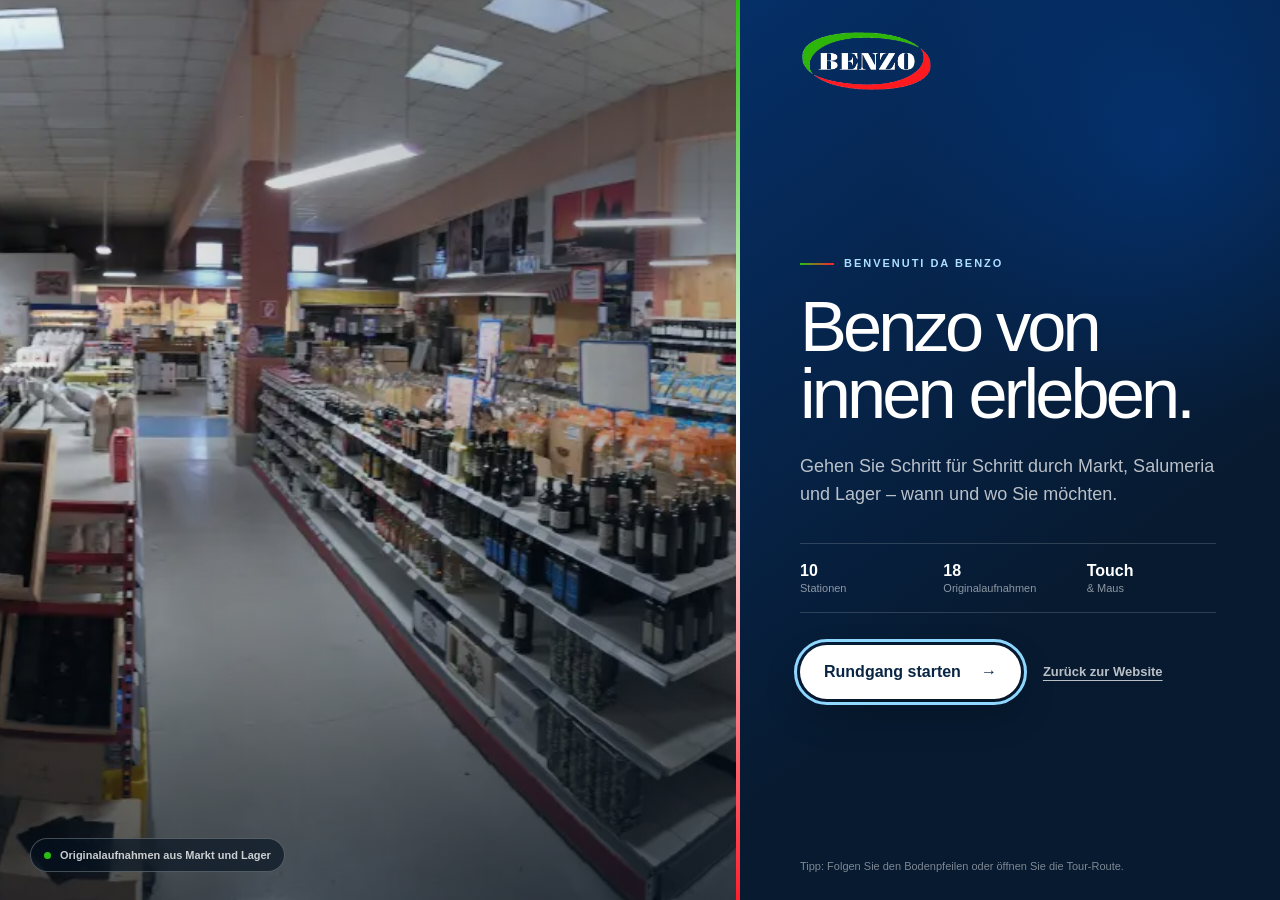
<file: tour/index.html>
<!doctype html>
<html lang="de">
<head>
  <meta charset="utf-8">
  <meta name="viewport" content="width=device-width,initial-scale=1,viewport-fit=cover">
  <meta name="theme-color" content="#052f68">
  <title>Virtueller Rundgang | Benzo Berlin</title>
  <meta name="description" content="Entdecken Sie den Benzo Markt, die Salumeria und das Lager in Berlin in einem interaktiven virtuellen Rundgang.">
  <link rel="canonical" href="https://www.benzo-berlin.de/rundgang/">
  <meta property="og:type" content="website">
  <meta property="og:locale" content="de_DE">
  <meta property="og:title" content="Virtueller Rundgang durch Benzo Berlin">
  <meta property="og:description" content="Markt, Salumeria und Lager von Benzo digital entdecken.">
  <meta property="og:image" content="https://www.benzo-berlin.de/rundgang/assets/LEH-Panorama.webp">
  <meta property="og:image:width" content="1489">
  <meta property="og:image:height" content="590">
  <meta property="og:image:alt" content="Panoramablick über die Verkaufsfläche des Benzo Markts in Berlin">
  <meta name="twitter:card" content="summary_large_image">
  <meta name="twitter:title" content="Virtueller Rundgang durch Benzo Berlin">
  <meta name="twitter:description" content="Markt, Salumeria und Lager von Benzo digital entdecken.">
  <meta name="twitter:image" content="https://www.benzo-berlin.de/rundgang/assets/LEH-Panorama.webp">
  <link rel="icon" type="image/webp" href="assets/benzo-mark.webp">
  <link rel="apple-touch-icon" href="assets/benzo-mark.webp">
  <link rel="stylesheet" href="tour.css">
</head>
<body>
  <a class="skip-link" href="#tourViewer">Zum Rundgang springen</a>

  <div class="tour-shell" id="tourShell">
    <header class="topbar" aria-label="Rundgang-Navigation">
      <a class="brand-link" href="../" aria-label="Zurück zur Benzo Startseite">
        <span class="back-icon" aria-hidden="true">←</span>
        <img src="assets/benzo-logo-white.webp" alt="Benzo" width="142" height="64">
      </a>

      <div class="location-chip" aria-label="Standort">
        <span class="location-dot" aria-hidden="true"></span>
        <span>Montanstraße 25 · Berlin</span>
      </div>

      <div class="top-actions">
        <button class="ui-button ui-button-wide" id="routeButton" type="button" aria-label="Tour-Route öffnen" aria-haspopup="dialog" aria-expanded="false">
          <svg aria-hidden="true" viewBox="0 0 24 24"><path d="M4 6.5 9 4l6 2.5L20 4v13.5L15 20l-6-2.5L4 20V6.5Z"/><path d="M9 4v13.5M15 6.5V20"/></svg>
          <span>Tour-Route</span>
        </button>
        <button class="ui-button" id="helpButton" type="button" aria-label="Bedienung erklären" aria-haspopup="dialog">
          <svg aria-hidden="true" viewBox="0 0 24 24"><circle cx="12" cy="12" r="9"/><path d="M9.8 9.2a2.4 2.4 0 1 1 3.5 2.1c-.8.4-1.3.9-1.3 1.8M12 16.8h.01"/></svg>
        </button>
        <button class="ui-button" id="fullscreenButton" type="button" aria-label="Vollbild öffnen">
          <svg class="fullscreen-open" aria-hidden="true" viewBox="0 0 24 24"><path d="M8.5 4H4v4.5M15.5 4H20v4.5M20 15.5V20h-4.5M8.5 20H4v-4.5"/></svg>
          <svg class="fullscreen-close" aria-hidden="true" viewBox="0 0 24 24"><path d="M4 8.5h4.5V4M20 8.5h-4.5V4M15.5 20v-4.5H20M8.5 20v-4.5H4"/></svg>
        </button>
      </div>
    </header>

    <main class="viewer" id="tourViewer" tabindex="0" aria-label="Interaktiver virtueller Rundgang">
      <div class="scene-stage" id="sceneStage">
        <img class="scene-image" id="sceneImage" src="assets/benzo-panorama.webp" alt="Außenansicht des Benzo Gebäudes" draggable="false">
        <div class="hotspot-layer" id="hotspotLayer" role="group" aria-label="Entdeckungen in dieser Ansicht"></div>
      </div>

      <div class="scene-shade" aria-hidden="true"></div>

      <div class="loading-state" id="loadingState" role="status" aria-live="polite">
        <span class="loader" aria-hidden="true"></span>
        <span>Ansicht wird geladen</span>
      </div>

      <div class="error-state" id="errorState" role="alert" hidden>
        <strong>Das Bild konnte nicht geladen werden.</strong>
        <button type="button" id="retryButton">Erneut versuchen</button>
      </div>

      <p class="gesture-hint" id="gestureHint">
        <svg aria-hidden="true" viewBox="0 0 24 24"><path d="M8 11V7.5a1.5 1.5 0 0 1 3 0V11M11 10V6.5a1.5 1.5 0 0 1 3 0V11M14 10V8a1.5 1.5 0 0 1 3 0v5l1.2-1.1a1.5 1.5 0 0 1 2 2.2l-4.3 5A4 4 0 0 1 12.8 20H10a4 4 0 0 1-3.8-2.8L5 13.5A1.5 1.5 0 0 1 7.8 12l.7 1.6"/></svg>
        <span>Ziehen, um sich umzusehen</span>
      </p>

      <nav class="floor-navigation" aria-label="Zwischen Stationen wechseln">
        <button class="floor-arrow floor-arrow-back" id="previousButton" type="button">
          <span class="floor-arrow-disc" aria-hidden="true"><svg viewBox="0 0 32 32"><path d="m18.5 8-8 8 8 8"/></svg></span>
          <span class="floor-arrow-copy"><small>Zurück</small><strong id="previousLabel">–</strong></span>
        </button>
        <button class="floor-arrow floor-arrow-next" id="nextButton" type="button">
          <span class="floor-arrow-disc" aria-hidden="true"><svg viewBox="0 0 32 32"><path d="m12 23 8-8-8-8"/></svg></span>
          <span class="floor-arrow-copy"><small>Weiter</small><strong id="nextLabel">Marktübersicht</strong></span>
        </button>
      </nav>

      <section class="scene-card" aria-labelledby="sceneTitle">
        <div class="scene-number"><span id="sceneNumber">01</span><span aria-hidden="true">/</span><span id="sceneTotal">10</span></div>
        <div class="scene-copy">
          <p id="sceneArea">Ankommen</p>
          <h1 id="sceneTitle">Willkommen bei Benzo</h1>
          <p id="sceneDescription">Der Rundgang beginnt vor dem Benzo Markt in der Montanstraße.</p>
        </div>
      </section>

      <div class="view-controls" aria-label="Ansicht steuern">
        <button class="control-button" id="zoomInButton" type="button" aria-label="Ansicht vergrößern">+</button>
        <button class="control-button" id="zoomOutButton" type="button" aria-label="Ansicht verkleinern">−</button>
        <button class="control-button" id="resetViewButton" type="button" aria-label="Ansicht zurücksetzen">
          <svg aria-hidden="true" viewBox="0 0 24 24"><path d="M19.5 8A8 8 0 1 0 20 15M19.5 8V3.5M19.5 8H15"/></svg>
        </button>
      </div>

      <div class="route-progress" id="routeProgress" aria-label="Fortschritt im Rundgang"></div>
      <div class="sr-only" id="sceneAnnouncement" aria-live="polite"></div>
    </main>
  </div>

  <dialog class="intro-dialog" id="introDialog" aria-labelledby="introTitle">
    <div class="intro-visual" aria-hidden="true">
      <img src="assets/LEH-Panorama.webp" alt="">
      <div class="intro-visual-label"><span></span> Originalaufnahmen aus Markt und Lager</div>
    </div>
    <div class="intro-content">
      <a class="intro-logo" href="../" aria-label="Zur Benzo Startseite">
        <img src="assets/benzo-logo-white.webp" alt="Benzo" width="168" height="76">
      </a>
      <div class="intro-copy">
        <p class="intro-eyebrow"><span></span> Benvenuti da Benzo</p>
        <h2 id="introTitle">Benzo von innen erleben.</h2>
        <p>Gehen Sie Schritt für Schritt durch Markt, Salumeria und Lager – wann und wo Sie möchten.</p>
        <div class="intro-facts" aria-label="Rundgang im Überblick">
          <span><strong>10</strong> Stationen</span>
          <span><strong>18</strong> Originalaufnahmen</span>
          <span><strong>Touch</strong> & Maus</span>
        </div>
        <div class="intro-actions">
          <button class="start-button" id="startButton" type="button" autofocus>Rundgang starten <span aria-hidden="true">→</span></button>
          <a href="../">Zurück zur Website</a>
        </div>
      </div>
      <p class="intro-note">Tipp: Folgen Sie den Bodenpfeilen oder öffnen Sie die Tour-Route.</p>
    </div>
  </dialog>

  <dialog class="panel-dialog route-dialog" id="routeDialog" aria-labelledby="routeTitle">
    <div class="dialog-head">
      <div><p>Alle Stationen</p><h2 id="routeTitle">Ihre Tour durch Benzo</h2></div>
      <button class="dialog-close" type="button" data-close-dialog aria-label="Tour-Route schließen">×</button>
    </div>
    <div class="route-overview">
      <div class="route-line" aria-hidden="true"></div>
      <ol id="routeList"></ol>
    </div>
    <div class="route-footer">
      <a href="https://maps.google.com/?q=Montanstra%C3%9Fe+25+13467+Berlin" target="_blank" rel="noreferrer">Besuch planen <span aria-hidden="true">↗</span></a>
      <span>Montanstraße 25 · 13467 Berlin</span>
    </div>
  </dialog>

  <dialog class="panel-dialog help-dialog" id="helpDialog" aria-labelledby="helpTitle">
    <div class="dialog-head">
      <div><p>Bedienung</p><h2 id="helpTitle">So bewegen Sie sich</h2></div>
      <button class="dialog-close" type="button" data-close-dialog aria-label="Hilfe schließen">×</button>
    </div>
    <div class="help-grid">
      <article><span aria-hidden="true">↔</span><h3>Umschauen</h3><p>Bild mit Maus oder Finger ziehen.</p></article>
      <article><span aria-hidden="true">＋</span><h3>Näher ansehen</h3><p>Scrollen, zwei Finger oder die Zoomtasten verwenden.</p></article>
      <article><span aria-hidden="true">➜</span><h3>Weitergehen</h3><p>Bodenpfeile, Tour-Route oder Pfeiltasten nutzen.</p></article>
      <article><span aria-hidden="true">●</span><h3>Entdecken</h3><p>Leuchtende Punkte öffnen ausgewählte Produkte.</p></article>
    </div>
    <p class="source-note">Alle gezeigten Aufnahmen stammen aus den Räumen und dem Sortiment von Benzo Berlin.</p>
  </dialog>

  <dialog class="product-dialog" id="productDialog" aria-labelledby="productTitle">
    <button class="dialog-close product-close" type="button" data-close-dialog aria-label="Detailansicht schließen">×</button>
    <div class="product-image-wrap"><img id="productImage" src="assets/Gaja.webp" alt=""></div>
    <div class="product-copy">
      <p id="productCategory">Entdeckung im Sortiment</p>
      <h2 id="productTitle">Ausgewählte Spezialität</h2>
      <p id="productDescription"></p>
      <button type="button" id="productContinueButton">Weiter umsehen</button>
    </div>
  </dialog>

  <noscript>
    <div class="noscript-message">Bitte aktivieren Sie JavaScript, um den virtuellen Rundgang zu öffnen. <a href="../">Zurück zur Benzo Website</a></div>
  </noscript>

  <script src="tour.js"></script>
</body>
</html>
</file>
<file: tour/tour.css>
:root {
  --blue: #0047ab;
  --blue-bright: #096cc2;
  --blue-dark: #052f68;
  --green: #2abf13;
  --red: #ff1f2d;
  --white: #fff;
  --ink: #10151b;
  --glass: rgba(4, 18, 35, .72);
  --glass-border: rgba(255, 255, 255, .24);
  --shadow: 0 22px 64px rgba(0, 0, 0, .28);
  --safe-top: max(16px, env(safe-area-inset-top));
  --safe-right: max(16px, env(safe-area-inset-right));
  --safe-bottom: max(16px, env(safe-area-inset-bottom));
  --safe-left: max(16px, env(safe-area-inset-left));
  color-scheme: dark;
  font-family: Inter, "Helvetica Neue", Helvetica, Arial, sans-serif;
}

* { box-sizing: border-box; }

html,
body {
  width: 100%;
  height: 100%;
  margin: 0;
  overflow: hidden;
  background: #06101c;
  color: var(--white);
}

body {
  min-width: 320px;
  font-family: inherit;
  -webkit-font-smoothing: antialiased;
  overscroll-behavior: none;
}

button,
a { font: inherit; }

button { color: inherit; }

button,
a,
.viewer { -webkit-tap-highlight-color: transparent; }

button:focus-visible,
a:focus-visible,
.viewer:focus-visible {
  outline: 3px solid #8ed7ff;
  outline-offset: 3px;
}

.sr-only {
  position: absolute !important;
  width: 1px !important;
  height: 1px !important;
  padding: 0 !important;
  margin: -1px !important;
  overflow: hidden !important;
  clip: rect(0, 0, 0, 0) !important;
  white-space: nowrap !important;
  border: 0 !important;
}

.skip-link {
  position: fixed;
  z-index: 1000;
  top: 8px;
  left: 8px;
  padding: 10px 14px;
  border-radius: 999px;
  background: #fff;
  color: #071a30;
  font-weight: 700;
  text-decoration: none;
  transform: translateY(-150%);
  transition: transform .2s ease;
}

.skip-link:focus { transform: none; }

.tour-shell,
.viewer {
  position: relative;
  width: 100%;
  height: 100%;
  height: 100dvh;
  overflow: hidden;
}

.viewer {
  isolation: isolate;
  background: #0a1522;
  cursor: grab;
  touch-action: none;
}

.viewer.is-dragging { cursor: grabbing; }

.scene-stage {
  position: absolute;
  z-index: 0;
  inset: 0;
  overflow: hidden;
  background: #0a1522;
}

.scene-image {
  position: absolute;
  z-index: 0;
  top: 50%;
  left: 50%;
  max-width: none;
  transform-origin: center;
  user-select: none;
  -webkit-user-drag: none;
  will-change: transform, opacity;
  transition: opacity .32s ease, filter .32s ease;
}

.scene-image.is-changing {
  opacity: .12;
  filter: blur(8px);
}

.scene-shade {
  position: absolute;
  z-index: 1;
  inset: 0;
  pointer-events: none;
  background:
    linear-gradient(180deg, rgba(1, 10, 20, .58) 0, transparent 27%, transparent 58%, rgba(1, 9, 18, .77) 100%),
    linear-gradient(90deg, rgba(2, 11, 22, .25), transparent 26%, transparent 76%, rgba(2, 11, 22, .17));
}

.hotspot-layer {
  position: absolute;
  z-index: 4;
  inset: 0;
  pointer-events: none;
}

.hotspot {
  position: absolute;
  width: 48px;
  height: 48px;
  padding: 0;
  border: 1px solid rgba(255, 255, 255, .85);
  border-radius: 50%;
  background: rgba(0, 71, 171, .9);
  box-shadow: 0 8px 28px rgba(0, 0, 0, .32), 0 0 0 8px rgba(255, 255, 255, .14);
  display: grid;
  place-items: center;
  pointer-events: auto;
  cursor: pointer;
  transform: translate(-50%, -50%);
  transition: transform .2s ease, background .2s ease, opacity .2s ease;
}

.hotspot::before {
  content: "";
  position: absolute;
  inset: -9px;
  border: 1px solid rgba(255, 255, 255, .65);
  border-radius: inherit;
  animation: hotspot-pulse 2.2s ease-out infinite;
}

.hotspot svg {
  width: 20px;
  fill: none;
  stroke: currentColor;
  stroke-width: 1.8;
  stroke-linecap: round;
  stroke-linejoin: round;
}

.hotspot-label {
  position: absolute;
  top: calc(100% + 13px);
  left: 50%;
  width: max-content;
  max-width: 190px;
  padding: 8px 11px;
  border: 1px solid var(--glass-border);
  border-radius: 9px;
  background: rgba(3, 16, 31, .86);
  box-shadow: 0 8px 24px rgba(0, 0, 0, .22);
  color: #fff;
  font-size: 12px;
  font-weight: 700;
  line-height: 1.2;
  opacity: 0;
  pointer-events: none;
  transform: translate(-50%, -4px);
  transition: opacity .2s ease, transform .2s ease;
}

.hotspot:hover,
.hotspot:focus-visible {
  background: var(--blue-bright);
  transform: translate(-50%, -50%) scale(1.08);
}

.hotspot:hover .hotspot-label,
.hotspot:focus-visible .hotspot-label {
  opacity: 1;
  transform: translate(-50%, 0);
}

.hotspot.is-offscreen { opacity: 0; pointer-events: none; }

@keyframes hotspot-pulse {
  0% { opacity: .8; transform: scale(.72); }
  70%, 100% { opacity: 0; transform: scale(1.45); }
}

.topbar {
  position: fixed;
  z-index: 20;
  top: var(--safe-top);
  right: var(--safe-right);
  left: var(--safe-left);
  min-height: 56px;
  display: grid;
  grid-template-columns: 1fr auto 1fr;
  align-items: center;
  gap: 16px;
  pointer-events: none;
}

.brand-link,
.location-chip,
.top-actions { pointer-events: auto; }

.brand-link {
  width: max-content;
  height: 56px;
  padding: 0 18px 0 11px;
  border: 1px solid var(--glass-border);
  border-radius: 999px;
  background: var(--glass);
  box-shadow: 0 12px 36px rgba(0, 0, 0, .16);
  backdrop-filter: blur(18px) saturate(130%);
  -webkit-backdrop-filter: blur(18px) saturate(130%);
  display: inline-flex;
  align-items: center;
  gap: 10px;
  text-decoration: none;
}

.brand-link img {
  width: 90px;
  height: 42px;
  object-fit: contain;
}

.back-icon {
  width: 34px;
  height: 34px;
  border-radius: 50%;
  display: grid;
  place-items: center;
  background: rgba(255, 255, 255, .11);
  font-size: 19px;
}

.location-chip {
  height: 46px;
  padding: 0 18px;
  border: 1px solid var(--glass-border);
  border-radius: 999px;
  background: var(--glass);
  backdrop-filter: blur(18px) saturate(130%);
  -webkit-backdrop-filter: blur(18px) saturate(130%);
  display: flex;
  align-items: center;
  gap: 9px;
  color: rgba(255, 255, 255, .86);
  font-size: 12px;
  font-weight: 700;
  letter-spacing: .04em;
}

.location-dot {
  width: 8px;
  height: 8px;
  border-radius: 50%;
  background: var(--green);
  box-shadow: 0 0 0 5px rgba(42, 191, 19, .15);
}

.top-actions {
  justify-self: end;
  display: flex;
  gap: 8px;
}

.ui-button,
.control-button {
  min-width: 48px;
  height: 48px;
  padding: 0;
  border: 1px solid var(--glass-border);
  border-radius: 50%;
  background: var(--glass);
  box-shadow: 0 12px 36px rgba(0, 0, 0, .16);
  backdrop-filter: blur(18px) saturate(130%);
  -webkit-backdrop-filter: blur(18px) saturate(130%);
  display: inline-flex;
  align-items: center;
  justify-content: center;
  cursor: pointer;
  transition: background .2s ease, transform .2s ease, border-color .2s ease;
}

.ui-button:hover,
.control-button:hover { background: rgba(0, 71, 171, .92); transform: translateY(-2px); }

.ui-button svg,
.control-button svg {
  width: 21px;
  fill: none;
  stroke: currentColor;
  stroke-width: 1.7;
  stroke-linecap: round;
  stroke-linejoin: round;
}

.ui-button-wide {
  width: auto;
  padding: 0 17px;
  border-radius: 999px;
  gap: 9px;
  font-size: 12px;
  font-weight: 750;
}

.fullscreen-close { display: none; }
.is-fullscreen .fullscreen-open { display: none; }
.is-fullscreen .fullscreen-close { display: block; }

.scene-card {
  position: absolute;
  z-index: 7;
  left: var(--safe-left);
  bottom: max(28px, env(safe-area-inset-bottom));
  width: min(440px, calc(100% - 32px));
  padding: 20px 22px;
  border: 1px solid var(--glass-border);
  border-radius: 18px;
  background: rgba(3, 16, 31, .78);
  box-shadow: var(--shadow);
  backdrop-filter: blur(20px) saturate(125%);
  -webkit-backdrop-filter: blur(20px) saturate(125%);
  display: grid;
  grid-template-columns: 50px 1fr;
  gap: 16px;
  pointer-events: none;
}

.scene-number {
  height: 50px;
  border: 1px solid rgba(255, 255, 255, .22);
  border-radius: 50%;
  display: flex;
  align-items: center;
  justify-content: center;
  gap: 2px;
  color: rgba(255, 255, 255, .62);
  font-size: 9px;
  font-weight: 700;
  letter-spacing: .04em;
}

.scene-number span:first-child { color: #fff; font-size: 12px; }

.scene-copy > p:first-child {
  margin: 0 0 5px;
  color: #9fd8ff;
  font-size: 10px;
  font-weight: 800;
  letter-spacing: .16em;
  text-transform: uppercase;
}

.scene-copy h1 {
  margin: 0;
  font-size: clamp(22px, 2vw, 30px);
  font-weight: 450;
  letter-spacing: -.025em;
  line-height: 1.08;
}

.scene-copy > p:last-child {
  margin: 7px 0 0;
  color: rgba(255, 255, 255, .66);
  font-size: 13px;
  line-height: 1.4;
}

.floor-navigation {
  position: absolute;
  z-index: 8;
  left: 50%;
  bottom: max(36px, env(safe-area-inset-bottom));
  display: flex;
  align-items: end;
  gap: 22px;
  transform: translateX(-50%);
}

.floor-arrow {
  min-width: 150px;
  min-height: 86px;
  padding: 0;
  border: 0;
  background: transparent;
  display: flex;
  flex-direction: column;
  align-items: center;
  gap: 3px;
  cursor: pointer;
  filter: drop-shadow(0 10px 18px rgba(0, 0, 0, .35));
  transition: transform .2s ease, opacity .2s ease;
}

.floor-arrow:hover { transform: translateY(-4px); }
.floor-arrow:disabled { opacity: 0; pointer-events: none; }

.floor-arrow-disc {
  width: 68px;
  height: 52px;
  border: 2px solid rgba(255, 255, 255, .9);
  border-radius: 50%;
  background: rgba(0, 71, 171, .78);
  display: grid;
  place-items: center;
  transform: perspective(120px) rotateX(48deg);
  box-shadow: inset 0 0 0 7px rgba(255, 255, 255, .12);
}

.floor-arrow-disc svg {
  width: 32px;
  fill: none;
  stroke: #fff;
  stroke-width: 2.8;
  stroke-linecap: round;
  stroke-linejoin: round;
  transform: perspective(120px) rotateX(-36deg);
}

.floor-arrow-copy {
  max-width: 170px;
  padding: 7px 11px;
  border: 1px solid rgba(255, 255, 255, .16);
  border-radius: 9px;
  background: rgba(2, 13, 26, .66);
  backdrop-filter: blur(10px);
  -webkit-backdrop-filter: blur(10px);
  text-align: center;
}

.floor-arrow-copy small {
  display: block;
  color: rgba(255, 255, 255, .56);
  font-size: 8px;
  font-weight: 800;
  letter-spacing: .13em;
  text-transform: uppercase;
}

.floor-arrow-copy strong {
  display: block;
  margin-top: 1px;
  font-size: 11px;
  white-space: nowrap;
}

.view-controls {
  position: absolute;
  z-index: 8;
  right: var(--safe-right);
  top: 50%;
  display: grid;
  gap: 8px;
  transform: translateY(-50%);
}

.control-button {
  font-size: 24px;
  font-weight: 350;
}

.gesture-hint {
  position: absolute;
  z-index: 6;
  top: 50%;
  left: 50%;
  margin: 0;
  padding: 10px 14px;
  border: 1px solid rgba(255, 255, 255, .21);
  border-radius: 999px;
  background: rgba(2, 13, 26, .72);
  backdrop-filter: blur(10px);
  -webkit-backdrop-filter: blur(10px);
  display: flex;
  align-items: center;
  gap: 8px;
  color: rgba(255, 255, 255, .84);
  font-size: 12px;
  font-weight: 700;
  opacity: 0;
  pointer-events: none;
  transform: translate(-50%, -50%) translateY(10px);
  transition: opacity .4s ease, transform .4s ease;
}

.gesture-hint.show { opacity: 1; transform: translate(-50%, -50%); }

.gesture-hint svg {
  width: 20px;
  fill: none;
  stroke: currentColor;
  stroke-width: 1.6;
  stroke-linecap: round;
  stroke-linejoin: round;
}

.route-progress {
  position: absolute;
  z-index: 8;
  right: 50%;
  bottom: 12px;
  display: flex;
  gap: 4px;
  transform: translateX(50%);
}

.route-progress button {
  width: 20px;
  height: 4px;
  padding: 0;
  border: 0;
  border-radius: 999px;
  background: rgba(255, 255, 255, .28);
  cursor: pointer;
  transition: width .25s ease, background .25s ease;
}

.route-progress button[aria-current="step"] { width: 40px; background: #fff; }

.loading-state,
.error-state {
  position: absolute;
  z-index: 12;
  top: 50%;
  left: 50%;
  transform: translate(-50%, -50%);
}

.loading-state {
  display: flex;
  align-items: center;
  gap: 10px;
  color: rgba(255, 255, 255, .72);
  font-size: 12px;
  font-weight: 700;
  opacity: 0;
  pointer-events: none;
  transition: opacity .2s ease;
}

.loading-state.show { opacity: 1; }

.loader {
  width: 22px;
  height: 22px;
  border: 2px solid rgba(255, 255, 255, .25);
  border-top-color: #fff;
  border-radius: 50%;
  animation: spin .8s linear infinite;
}

@keyframes spin { to { transform: rotate(360deg); } }

.error-state {
  width: min(360px, calc(100% - 32px));
  padding: 22px;
  border: 1px solid rgba(255, 255, 255, .2);
  border-radius: 16px;
  background: rgba(3, 16, 31, .92);
  box-shadow: var(--shadow);
  text-align: center;
}

.error-state button {
  min-height: 44px;
  margin-top: 14px;
  padding: 0 18px;
  border: 0;
  border-radius: 999px;
  background: var(--blue);
  cursor: pointer;
}

dialog {
  margin: auto;
  padding: 0;
  border: 0;
  color: inherit;
}

dialog::backdrop {
  background: rgba(1, 8, 17, .72);
  backdrop-filter: blur(9px);
  -webkit-backdrop-filter: blur(9px);
}

.intro-dialog {
  width: 100%;
  max-width: none;
  height: 100%;
  max-height: none;
  overflow: hidden;
  background: #071a30;
  display: none;
  grid-template-columns: minmax(0, 1.15fr) minmax(440px, .85fr);
}

.intro-dialog[open] { display: grid; }

.intro-dialog::backdrop { background: #071a30; }

.intro-visual {
  position: relative;
  min-width: 0;
  overflow: hidden;
}

.intro-visual::after {
  content: "";
  position: absolute;
  inset: 0;
  background: linear-gradient(90deg, rgba(3, 16, 31, .06), rgba(3, 16, 31, .32)), linear-gradient(0deg, rgba(3, 16, 31, .5), transparent 50%);
}

.intro-visual img {
  width: 100%;
  height: 100%;
  object-fit: cover;
  animation: intro-pan 16s ease-out both;
}

@keyframes intro-pan { from { transform: scale(1.08) translateX(-1%); } to { transform: scale(1.01) translateX(0); } }

.intro-visual-label {
  position: absolute;
  z-index: 2;
  left: 30px;
  bottom: 28px;
  padding: 10px 13px;
  border: 1px solid rgba(255, 255, 255, .25);
  border-radius: 999px;
  background: rgba(3, 16, 31, .64);
  backdrop-filter: blur(12px);
  -webkit-backdrop-filter: blur(12px);
  display: flex;
  align-items: center;
  gap: 9px;
  color: rgba(255, 255, 255, .78);
  font-size: 11px;
  font-weight: 700;
}

.intro-visual-label span {
  width: 7px;
  height: 7px;
  border-radius: 50%;
  background: var(--green);
}

.intro-content {
  min-height: 100%;
  padding: max(30px, env(safe-area-inset-top)) clamp(36px, 5vw, 78px) max(28px, env(safe-area-inset-bottom));
  position: relative;
  display: flex;
  flex-direction: column;
  justify-content: space-between;
  background:
    radial-gradient(circle at 80% 16%, rgba(0, 71, 171, .35), transparent 32%),
    linear-gradient(145deg, #052f68, #071a30 64%);
}

.intro-content::before {
  content: "";
  position: absolute;
  top: 0;
  left: 0;
  width: 4px;
  height: 100%;
  background: linear-gradient(180deg, var(--green), #fff 48%, var(--red));
}

.intro-logo { width: max-content; }
.intro-logo img { width: 132px; height: 60px; object-fit: contain; }

.intro-copy { max-width: 590px; padding: 48px 0; }

.intro-eyebrow {
  margin: 0 0 22px !important;
  display: flex;
  align-items: center;
  gap: 10px;
  color: #acdfff !important;
  font-size: 11px !important;
  font-weight: 800;
  letter-spacing: .18em;
  text-transform: uppercase;
}

.intro-eyebrow span { width: 34px; height: 2px; background: linear-gradient(90deg, var(--green), var(--red)); }

.intro-copy h2 {
  max-width: 580px;
  margin: 0;
  font-size: clamp(50px, 5.5vw, 88px);
  font-weight: 300;
  letter-spacing: -.055em;
  line-height: .94;
}

.intro-copy > p {
  max-width: 540px;
  margin: 26px 0 0;
  color: rgba(255, 255, 255, .72);
  font-size: 18px;
  line-height: 1.55;
}

.intro-facts {
  margin-top: 34px;
  padding: 18px 0;
  border-top: 1px solid rgba(255, 255, 255, .16);
  border-bottom: 1px solid rgba(255, 255, 255, .16);
  display: grid;
  grid-template-columns: repeat(3, 1fr);
  gap: 14px;
}

.intro-facts span {
  color: rgba(255, 255, 255, .54);
  font-size: 11px;
}

.intro-facts strong {
  display: block;
  margin-bottom: 2px;
  color: #fff;
  font-size: 16px;
}

.intro-actions {
  margin-top: 32px;
  display: flex;
  align-items: center;
  gap: 22px;
}

.start-button,
.product-copy button {
  min-height: 54px;
  padding: 0 24px;
  border: 0;
  border-radius: 999px;
  background: #fff;
  color: #092544;
  display: inline-flex;
  align-items: center;
  justify-content: center;
  gap: 20px;
  font-weight: 800;
  cursor: pointer;
  box-shadow: 0 16px 38px rgba(0, 0, 0, .2);
  transition: transform .2s ease, box-shadow .2s ease;
}

.start-button:hover,
.product-copy button:hover { transform: translateY(-3px); box-shadow: 0 20px 44px rgba(0, 0, 0, .28); }

.intro-actions > a {
  color: rgba(255, 255, 255, .72);
  font-size: 13px;
  font-weight: 700;
  text-underline-offset: 4px;
}

.intro-note {
  margin: 0;
  color: rgba(255, 255, 255, .48);
  font-size: 11px;
}

.panel-dialog {
  width: min(560px, calc(100% - 32px));
  max-height: min(760px, calc(100dvh - 32px));
  padding: 28px;
  border: 1px solid rgba(255, 255, 255, .14);
  border-radius: 24px;
  background: #f4f4f0;
  color: var(--ink);
  box-shadow: 0 30px 90px rgba(0, 0, 0, .4);
}

.route-dialog {
  width: min(520px, calc(100% - 32px));
  margin-right: 18px;
  max-height: calc(100dvh - 36px);
}

.dialog-head {
  display: flex;
  align-items: flex-start;
  justify-content: space-between;
  gap: 18px;
}

.dialog-head p,
.product-copy > p:first-child {
  margin: 0 0 5px;
  color: var(--blue);
  font-size: 10px;
  font-weight: 800;
  letter-spacing: .16em;
  text-transform: uppercase;
}

.dialog-head h2,
.product-copy h2 {
  margin: 0;
  font-size: 30px;
  font-weight: 450;
  letter-spacing: -.035em;
  line-height: 1.06;
}

.dialog-close {
  flex: 0 0 auto;
  width: 44px;
  height: 44px;
  padding: 0;
  border: 1px solid rgba(16, 21, 27, .16);
  border-radius: 50%;
  background: #fff;
  color: var(--ink);
  display: grid;
  place-items: center;
  font-size: 26px;
  font-weight: 300;
  cursor: pointer;
}

.route-overview {
  position: relative;
  margin-top: 24px;
  max-height: calc(100dvh - 238px);
  overflow-y: auto;
  overscroll-behavior: contain;
  scrollbar-width: thin;
}

.route-line {
  position: absolute;
  z-index: 0;
  top: 24px;
  bottom: 24px;
  left: 23px;
  width: 2px;
  background: linear-gradient(180deg, var(--green), var(--blue), var(--red));
}

.route-overview ol {
  position: relative;
  z-index: 1;
  margin: 0;
  padding: 0;
  list-style: none;
  display: grid;
  gap: 7px;
}

.route-item button {
  width: 100%;
  min-height: 64px;
  padding: 7px 9px 7px 7px;
  border: 1px solid transparent;
  border-radius: 13px;
  background: transparent;
  color: var(--ink);
  display: grid;
  grid-template-columns: 48px 1fr auto;
  align-items: center;
  gap: 12px;
  text-align: left;
  cursor: pointer;
  transition: background .2s ease, border-color .2s ease;
}

.route-item button:hover { background: #fff; }
.route-item button[aria-current="step"] { border-color: rgba(0, 71, 171, .22); background: #fff; box-shadow: 0 8px 24px rgba(5, 47, 104, .08); }

.route-thumb {
  width: 48px;
  height: 48px;
  border: 3px solid #f4f4f0;
  border-radius: 50%;
  object-fit: cover;
  box-shadow: 0 0 0 1px rgba(0, 71, 171, .2);
}

.route-item strong { display: block; font-size: 14px; }
.route-item small { display: block; margin-top: 2px; color: #6b7580; font-size: 10px; font-weight: 700; text-transform: uppercase; letter-spacing: .08em; }
.route-item .route-index { color: #8b949d; font-size: 11px; font-weight: 800; }
.route-item button[aria-current="step"] .route-index { color: var(--blue); }

.route-footer {
  margin-top: 18px;
  padding-top: 17px;
  border-top: 1px solid rgba(16, 21, 27, .14);
  display: flex;
  align-items: center;
  justify-content: space-between;
  gap: 16px;
}

.route-footer a {
  color: var(--blue);
  font-size: 13px;
  font-weight: 800;
  text-decoration: none;
}

.route-footer span { color: #6b7580; font-size: 10px; }

.help-grid {
  margin-top: 26px;
  display: grid;
  grid-template-columns: repeat(2, 1fr);
  gap: 10px;
}

.help-grid article {
  min-height: 150px;
  padding: 20px;
  border: 1px solid rgba(16, 21, 27, .12);
  border-radius: 15px;
  background: #fff;
}

.help-grid article > span {
  width: 38px;
  height: 38px;
  border-radius: 50%;
  background: #eaf3ff;
  color: var(--blue);
  display: grid;
  place-items: center;
  font-size: 19px;
  font-weight: 700;
}

.help-grid h3 { margin: 14px 0 5px; font-size: 15px; }
.help-grid p { margin: 0; color: #68737f; font-size: 12px; line-height: 1.45; }
.source-note { margin: 18px 0 0; color: #6b7580; font-size: 11px; line-height: 1.5; }

.product-dialog {
  width: min(940px, calc(100% - 32px));
  max-height: min(720px, calc(100dvh - 32px));
  border-radius: 24px;
  overflow: hidden;
  background: #fff;
  color: var(--ink);
  box-shadow: 0 30px 90px rgba(0, 0, 0, .5);
  grid-template-columns: minmax(0, 1.08fr) minmax(330px, .92fr);
}

.product-dialog[open] { display: grid; }

.product-image-wrap { min-height: 520px; background: #e6e6e2; }
.product-image-wrap img { width: 100%; height: 100%; object-fit: cover; display: block; }

.product-copy {
  padding: 56px 46px 40px;
  display: flex;
  flex-direction: column;
  justify-content: center;
}

.product-copy > p:last-of-type { margin: 20px 0 28px; color: #65717c; font-size: 16px; line-height: 1.55; }
.product-copy button { min-height: 50px; align-self: flex-start; background: var(--blue); color: #fff; box-shadow: none; }

.product-close { position: absolute; z-index: 3; top: 16px; right: 16px; }

.noscript-message {
  position: fixed;
  z-index: 2000;
  inset: 0;
  padding: 30px;
  background: #071a30;
  display: grid;
  place-items: center;
  text-align: center;
}

.noscript-message a { color: #9fd8ff; }

@media (max-width: 1000px) {
  .topbar { grid-template-columns: 1fr auto; }
  .location-chip { display: none; }
  .intro-dialog { grid-template-columns: 42% 58%; }
  .intro-copy h2 { font-size: clamp(48px, 7vw, 70px); }
  .floor-navigation { bottom: 32px; }
  .scene-card { width: min(370px, calc(100% - 32px)); }
}

@media (max-width: 720px) {
  :root {
    --safe-top: max(10px, env(safe-area-inset-top));
    --safe-right: max(10px, env(safe-area-inset-right));
    --safe-left: max(10px, env(safe-area-inset-left));
  }

  .topbar { min-height: 48px; gap: 8px; }
  .brand-link { height: 48px; padding: 0 10px 0 7px; }
  .brand-link img { width: 73px; height: 36px; }
  .back-icon { width: 32px; height: 32px; }
  .top-actions { gap: 6px; }
  .ui-button { min-width: 46px; height: 46px; }
  .ui-button-wide { width: 46px; padding: 0; }
  .ui-button-wide span { display: none; }

  .scene-shade {
    background: linear-gradient(180deg, rgba(1, 10, 20, .56) 0, transparent 27%, transparent 48%, rgba(1, 9, 18, .88) 100%);
  }

  .scene-card {
    left: 50%;
    bottom: calc(116px + env(safe-area-inset-bottom));
    width: min(350px, calc(100% - 24px));
    min-height: 98px;
    padding: 14px 16px;
    grid-template-columns: 42px 1fr;
    gap: 12px;
    text-align: center;
    transform: translateX(-50%);
  }

  .scene-number { width: 42px; height: 42px; align-self: center; }
  .scene-copy h1 { font-size: 21px; }
  .scene-copy > p:first-child { text-align: center; }
  .scene-copy > p:last-child { display: none; }

  .floor-navigation {
    width: calc(100% - 28px);
    bottom: calc(19px + env(safe-area-inset-bottom));
    justify-content: center;
    gap: 10px;
  }

  .floor-arrow {
    min-width: 0;
    width: 50%;
    max-width: 174px;
    min-height: 78px;
  }

  .floor-arrow-disc { width: 58px; height: 43px; }
  .floor-arrow-copy { width: 100%; padding: 6px 8px; }
  .floor-arrow-copy strong { overflow: hidden; text-overflow: ellipsis; }

  .view-controls {
    top: 78px;
    right: var(--safe-right);
    transform: none;
  }

  .control-button { min-width: 44px; width: 44px; height: 44px; }
  .route-progress { bottom: calc(7px + env(safe-area-inset-bottom)); display: none; }
  .gesture-hint { top: 43%; width: max-content; max-width: calc(100% - 32px); }
  .hotspot { width: 46px; height: 46px; }
  .hotspot-label { display: none; }

  .intro-dialog { grid-template-columns: 1fr; overflow-y: auto; }
  .intro-visual { position: absolute; inset: 0; min-height: 100%; }
  .intro-visual::after { background: linear-gradient(0deg, rgba(3, 16, 31, .97) 3%, rgba(3, 16, 31, .84) 54%, rgba(3, 16, 31, .4)); }
  .intro-visual-label { display: none; }
  .intro-content {
    z-index: 2;
    min-height: 100%;
    padding: max(22px, env(safe-area-inset-top)) 24px max(20px, env(safe-area-inset-bottom));
    background: none;
    text-align: center;
  }
  .intro-content::before { display: none; }
  .intro-logo { margin-inline: auto; }
  .intro-copy { margin: auto; padding: 34px 0 24px; }
  .intro-eyebrow { justify-content: center; }
  .intro-copy h2 { margin-inline: auto; font-size: clamp(44px, 13vw, 62px); line-height: .96; }
  .intro-copy > p { margin: 20px auto 0; font-size: 16px; }
  .intro-facts { gap: 6px; }
  .intro-facts span { font-size: 9px; }
  .intro-facts strong { font-size: 14px; }
  .intro-actions { flex-direction: column; gap: 18px; }
  .start-button { width: min(310px, 100%); }
  .intro-note { text-align: center; }

  .route-dialog {
    width: 100%;
    max-width: none;
    max-height: min(84dvh, 760px);
    margin: auto 0 0;
    border-radius: 24px 24px 0 0;
    padding: 24px 20px max(18px, env(safe-area-inset-bottom));
  }

  .route-overview { max-height: calc(84dvh - 220px); }
  .route-footer { align-items: flex-start; flex-direction: column; gap: 5px; }
  .panel-dialog:not(.route-dialog) { padding: 24px 20px; }
  .help-grid { grid-template-columns: 1fr 1fr; }
  .help-grid article { min-height: 136px; padding: 16px; }

  .product-dialog {
    width: 100%;
    max-width: none;
    max-height: 92dvh;
    margin: auto 0 0;
    border-radius: 24px 24px 0 0;
    grid-template-columns: 1fr;
    overflow-y: auto;
  }

  .product-image-wrap { min-height: 0; height: min(46dvh, 420px); }
  .product-copy { padding: 28px 24px max(28px, env(safe-area-inset-bottom)); text-align: center; }
  .product-copy h2 { font-size: 28px; }
  .product-copy > p:last-of-type { margin: 14px 0 20px; font-size: 14px; }
  .product-copy button { align-self: center; }
}

@media (max-width: 430px) {
  .scene-card { width: calc(100% - 20px); }
  .scene-copy h1 { font-size: 19px; }
  .floor-arrow-copy strong { font-size: 10px; }
  .help-grid { grid-template-columns: 1fr; max-height: 56dvh; overflow-y: auto; }
  .help-grid article { min-height: 0; }
  .dialog-head h2 { font-size: 26px; }
}

@media (max-height: 680px) and (orientation: landscape) {
  .scene-card { bottom: 16px; width: 320px; padding: 12px 14px; }
  .scene-copy > p:last-child { display: none; }
  .floor-navigation { bottom: 14px; }
  .view-controls { top: 50%; }
  .intro-content { padding-top: 16px; padding-bottom: 16px; }
  .intro-copy { padding: 12px 0; }
  .intro-copy h2 { font-size: clamp(38px, 7.5vw, 60px); }
  .intro-copy > p { margin-top: 12px; font-size: 14px; }
  .intro-facts { margin-top: 16px; padding: 10px 0; }
  .intro-actions { margin-top: 16px; }
}

@media (prefers-reduced-motion: reduce) {
  *, *::before, *::after {
    scroll-behavior: auto !important;
    animation-duration: .01ms !important;
    animation-iteration-count: 1 !important;
    transition-duration: .01ms !important;
  }
}

@media (forced-colors: active) {
  .scene-shade { display: none; }
  .hotspot,
  .ui-button,
  .control-button,
  .brand-link,
  .scene-card { border: 2px solid ButtonText; }
}
</file>
